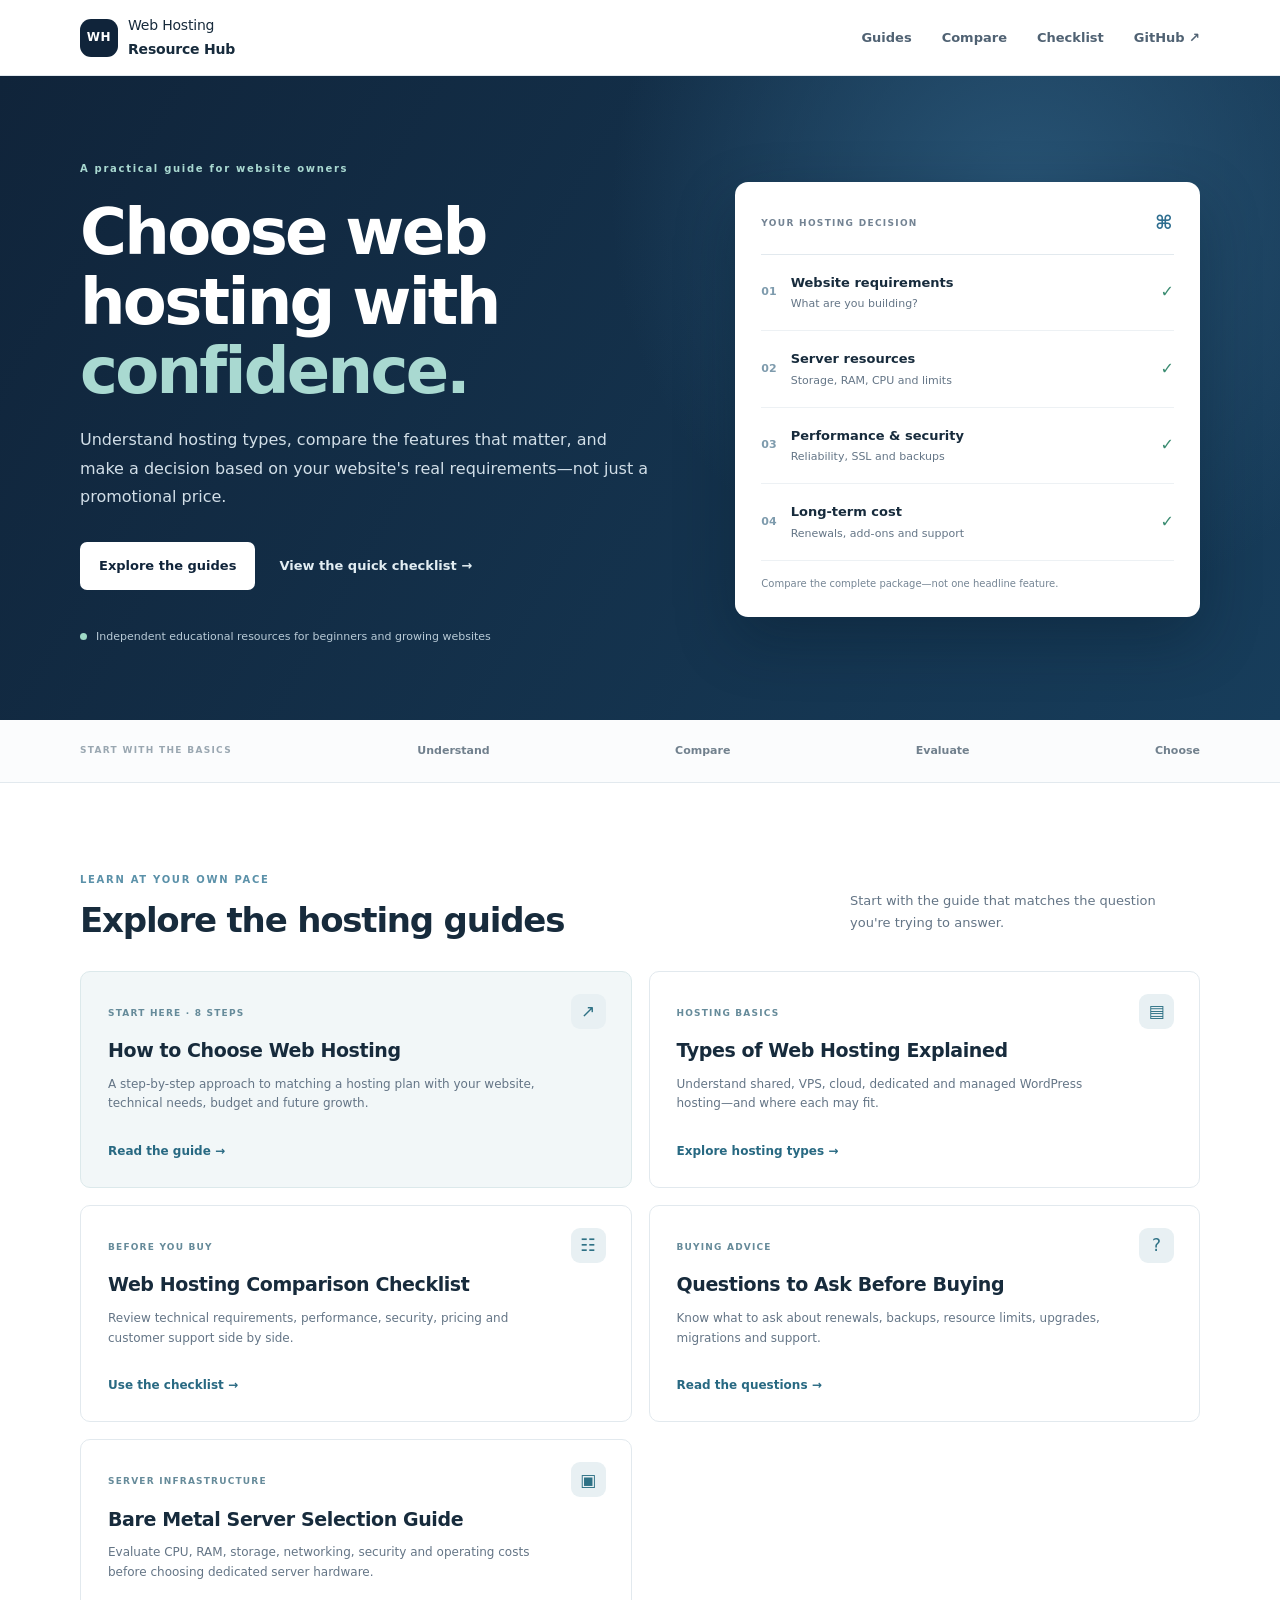
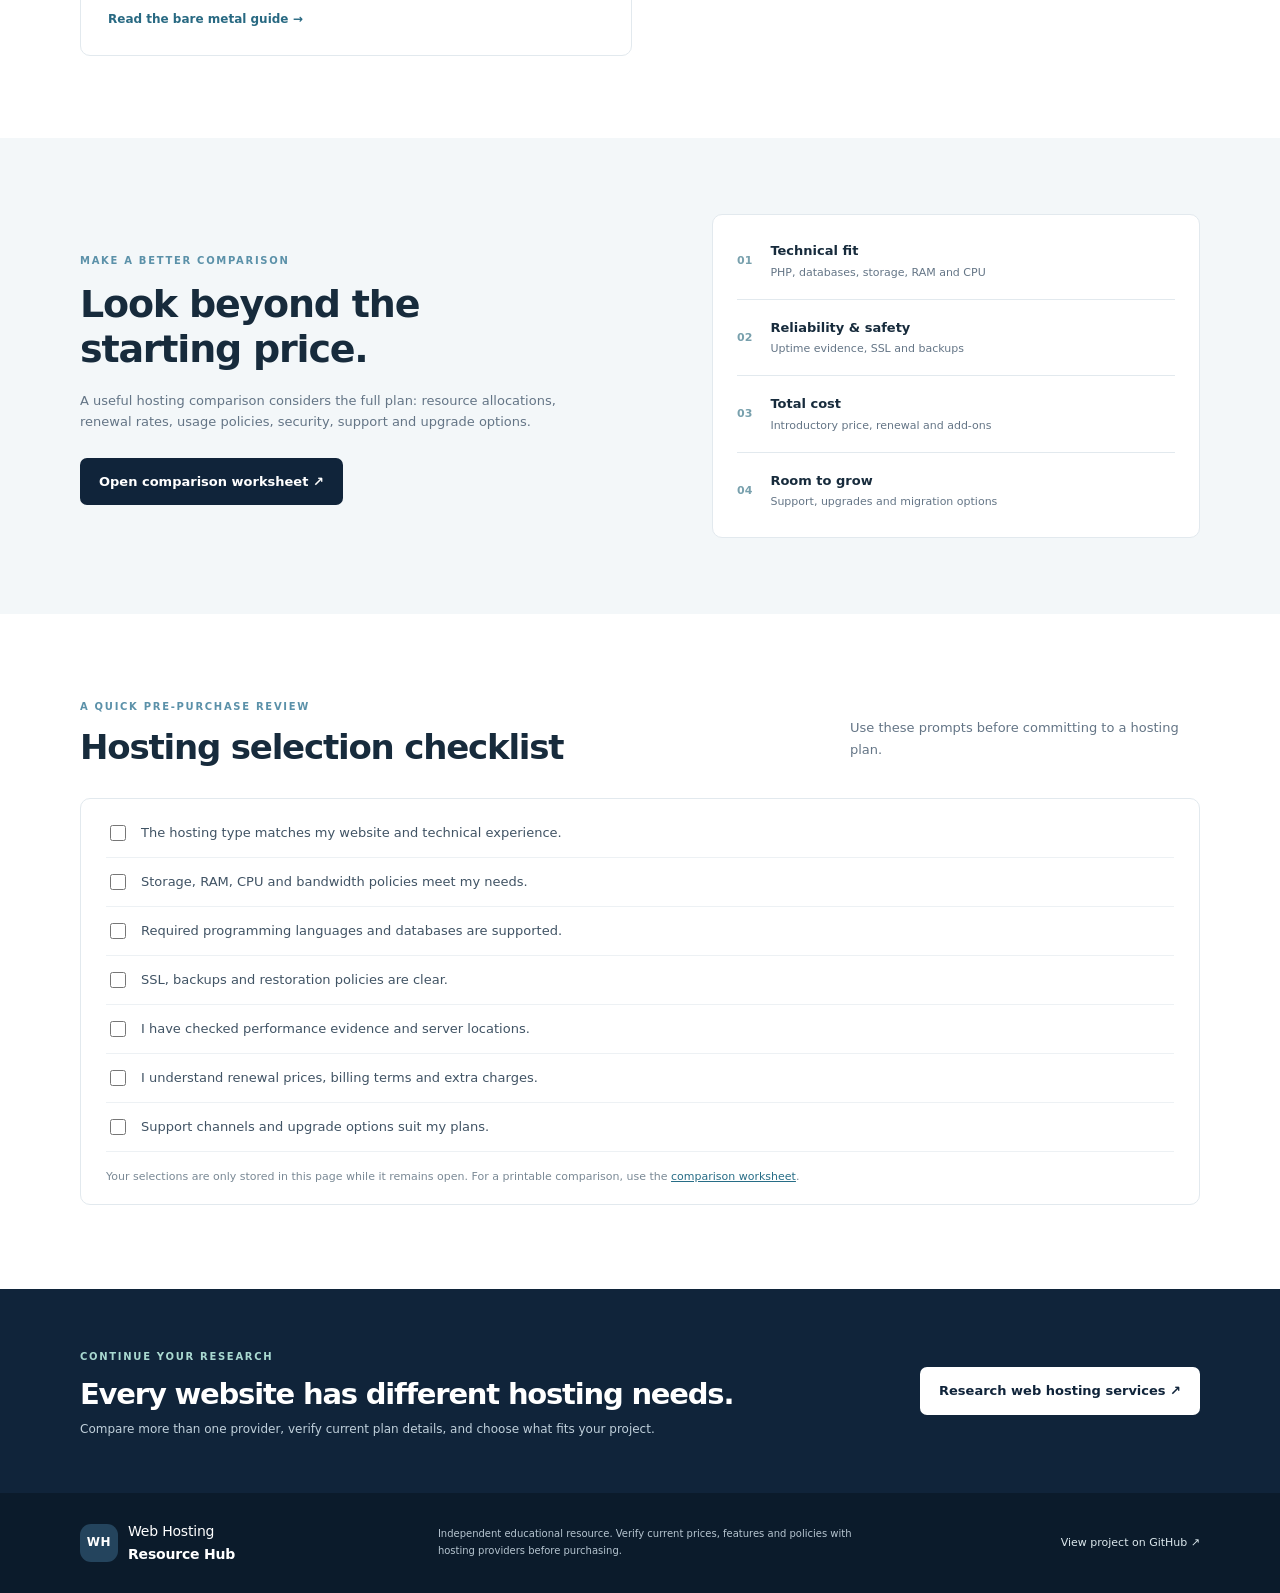
<file: index.html>
<!doctype html>
<html lang="en">
<head>
  <meta charset="utf-8">
  <meta name="viewport" content="width=device-width, initial-scale=1">
  <meta name="google-site-verification" content="V7B2HMB1gn7G85zPTUALnIMY6RIwV-0zzg4M3Qhr9hE" />
  <meta name="google-site-verification" content="_uSGyd1zgH-Kg2buAL2V59UuYZTQVMegFwfJ940aBN8" />
  <meta name="google-site-verification" content="_uSGyd1zgH-Kg2buAL2V59UuYZTQVMegFwfJ940aBN8" />
  <meta name="description" content="Practical beginner-friendly guides and checklists to understand web hosting, compare providers, and choose a hosting plan for your website.">
  <meta name="theme-color" content="#10243a">
  <title>Web Hosting Resource Hub | Choose the Right Hosting</title>
  <link rel="stylesheet" href="styles.css">
</head>
<body>
  <header class="site-header">
    <div class="container nav-wrap">
      <a class="brand" href="index.html"><span class="brand-mark">WH</span><span>Web Hosting <strong>Resource Hub</strong></span></a>
      <nav aria-label="Main navigation">
        <a href="#guides">Guides</a>
        <a href="#compare">Compare</a>
        <a href="#checklist">Checklist</a>
        <a href="https://github.com/bestfreewebhosting/choosing-the-right-web-hosting-resource" target="_blank" rel="noopener">GitHub ↗</a>
      </nav>
    </div>
  </header>

  <main>
    <section class="hero">
      <div class="container hero-grid">
        <div class="hero-copy">
          <span class="eyebrow">A practical guide for website owners</span>
          <h1>Choose web hosting with <span>confidence.</span></h1>
          <p class="hero-lead">Understand hosting types, compare the features that matter, and make a decision based on your website's real requirements—not just a promotional price.</p>
          <div class="hero-actions">
            <a class="button button-light" href="#guides">Explore the guides</a>
            <a class="text-link light-link" href="#checklist">View the quick checklist →</a>
          </div>
          <div class="hero-note"><span class="dot"></span> Independent educational resources for beginners and growing websites</div>
        </div>
        <div class="hero-panel" aria-label="Hosting selection factors">
          <div class="panel-top"><span>YOUR HOSTING DECISION</span><span class="panel-icon">⌘</span></div>
          <div class="panel-item"><span class="panel-number">01</span><div><strong>Website requirements</strong><small>What are you building?</small></div><span class="check">✓</span></div>
          <div class="panel-item"><span class="panel-number">02</span><div><strong>Server resources</strong><small>Storage, RAM, CPU and limits</small></div><span class="check">✓</span></div>
          <div class="panel-item"><span class="panel-number">03</span><div><strong>Performance & security</strong><small>Reliability, SSL and backups</small></div><span class="check">✓</span></div>
          <div class="panel-item"><span class="panel-number">04</span><div><strong>Long-term cost</strong><small>Renewals, add-ons and support</small></div><span class="check">✓</span></div>
          <div class="panel-foot">Compare the complete package—not one headline feature.</div>
        </div>
      </div>
    </section>

    <section class="trust-strip">
      <div class="container strip-grid"><span>START WITH THE BASICS</span><span>Understand</span><span>Compare</span><span>Evaluate</span><span>Choose</span></div>
    </section>

    <section class="section container" id="guides">
      <div class="section-heading"><div><span class="eyebrow">LEARN AT YOUR OWN PACE</span><h2>Explore the hosting guides</h2></div><p>Start with the guide that matches the question you're trying to answer.</p></div>
      <div class="cards">
        <a class="resource-card featured-card" href="guides/how-to-choose-web-hosting.html" target="_blank" rel="noopener"><span class="card-icon">↗</span><span class="card-tag">START HERE · 8 STEPS</span><h3>How to Choose Web Hosting</h3><p>A step-by-step approach to matching a hosting plan with your website, technical needs, budget and future growth.</p><span class="card-link">Read the guide →</span></a>
        <a class="resource-card" href="guides/types-of-web-hosting-explained.html" target="_blank" rel="noopener"><span class="card-icon">▤</span><span class="card-tag">HOSTING BASICS</span><h3>Types of Web Hosting Explained</h3><p>Understand shared, VPS, cloud, dedicated and managed WordPress hosting—and where each may fit.</p><span class="card-link">Explore hosting types →</span></a>
        <a class="resource-card" href="guides/web-hosting-comparison-checklist.html" target="_blank" rel="noopener"><span class="card-icon">☷</span><span class="card-tag">BEFORE YOU BUY</span><h3>Web Hosting Comparison Checklist</h3><p>Review technical requirements, performance, security, pricing and customer support side by side.</p><span class="card-link">Use the checklist →</span></a>
        <a class="resource-card" href="guides/questions-to-ask-before-buying-hosting.html" target="_blank" rel="noopener"><span class="card-icon">?</span><span class="card-tag">BUYING ADVICE</span><h3>Questions to Ask Before Buying</h3><p>Know what to ask about renewals, backups, resource limits, upgrades, migrations and support.</p><span class="card-link">Read the questions →</span></a>
        <a class="resource-card" href="bare-metal-server-selection-guide/" target="_blank" rel="noopener"><span class="card-icon">▣</span><span class="card-tag">SERVER INFRASTRUCTURE</span><h3>Bare Metal Server Selection Guide</h3><p>Evaluate CPU, RAM, storage, networking, security and operating costs before choosing dedicated server hardware.</p><span class="card-link">Read the bare metal guide →</span></a>
      </div>
    </section>

    <section class="compare-section" id="compare">
      <div class="container compare-grid">
        <div><span class="eyebrow">MAKE A BETTER COMPARISON</span><h2>Look beyond the starting price.</h2><p>A useful hosting comparison considers the full plan: resource allocations, renewal rates, usage policies, security, support and upgrade options.</p><a class="button button-dark" href="web-hosting-comparison-worksheet.html" target="_blank" rel="noopener">Open comparison worksheet ↗</a></div>
        <div class="compare-list"><div><b>01</b><span><strong>Technical fit</strong><small>PHP, databases, storage, RAM and CPU</small></span></div><div><b>02</b><span><strong>Reliability & safety</strong><small>Uptime evidence, SSL and backups</small></span></div><div><b>03</b><span><strong>Total cost</strong><small>Introductory price, renewal and add-ons</small></span></div><div><b>04</b><span><strong>Room to grow</strong><small>Support, upgrades and migration options</small></span></div></div>
      </div>
    </section>

    <section class="section container checklist-section" id="checklist">
      <div class="section-heading"><div><span class="eyebrow">A QUICK PRE-PURCHASE REVIEW</span><h2>Hosting selection checklist</h2></div><p>Use these prompts before committing to a hosting plan.</p></div>
      <div class="checklist-box">
        <label><input type="checkbox"> The hosting type matches my website and technical experience.</label>
        <label><input type="checkbox"> Storage, RAM, CPU and bandwidth policies meet my needs.</label>
        <label><input type="checkbox"> Required programming languages and databases are supported.</label>
        <label><input type="checkbox"> SSL, backups and restoration policies are clear.</label>
        <label><input type="checkbox"> I have checked performance evidence and server locations.</label>
        <label><input type="checkbox"> I understand renewal prices, billing terms and extra charges.</label>
        <label><input type="checkbox"> Support channels and upgrade options suit my plans.</label>
        <p class="checklist-note">Your selections are only stored in this page while it remains open. For a printable comparison, use the <a href="web-hosting-comparison-worksheet.html" target="_blank" rel="noopener">comparison worksheet</a>.</p>
      </div>
    </section>

    <section class="closing-cta"><div class="container closing-inner"><div><span class="eyebrow">CONTINUE YOUR RESEARCH</span><h2>Every website has different hosting needs.</h2><p>Compare more than one provider, verify current plan details, and choose what fits your project.</p></div><a class="button button-light" href="https://googiehost.com/blog/best-web-hosting-services/" target="_blank" rel="noopener">Research web hosting services ↗</a></div></section>
  </main>

  <footer><div class="container footer-inner"><a class="brand footer-brand" href="index.html"><span class="brand-mark">WH</span><span>Web Hosting <strong>Resource Hub</strong></span></a><p>Independent educational resource. Verify current prices, features and policies with hosting providers before purchasing.</p><a href="https://github.com/bestfreewebhosting/choosing-the-right-web-hosting-resource" target="_blank" rel="noopener">View project on GitHub ↗</a></div></footer>
</body>
</html>
</file>
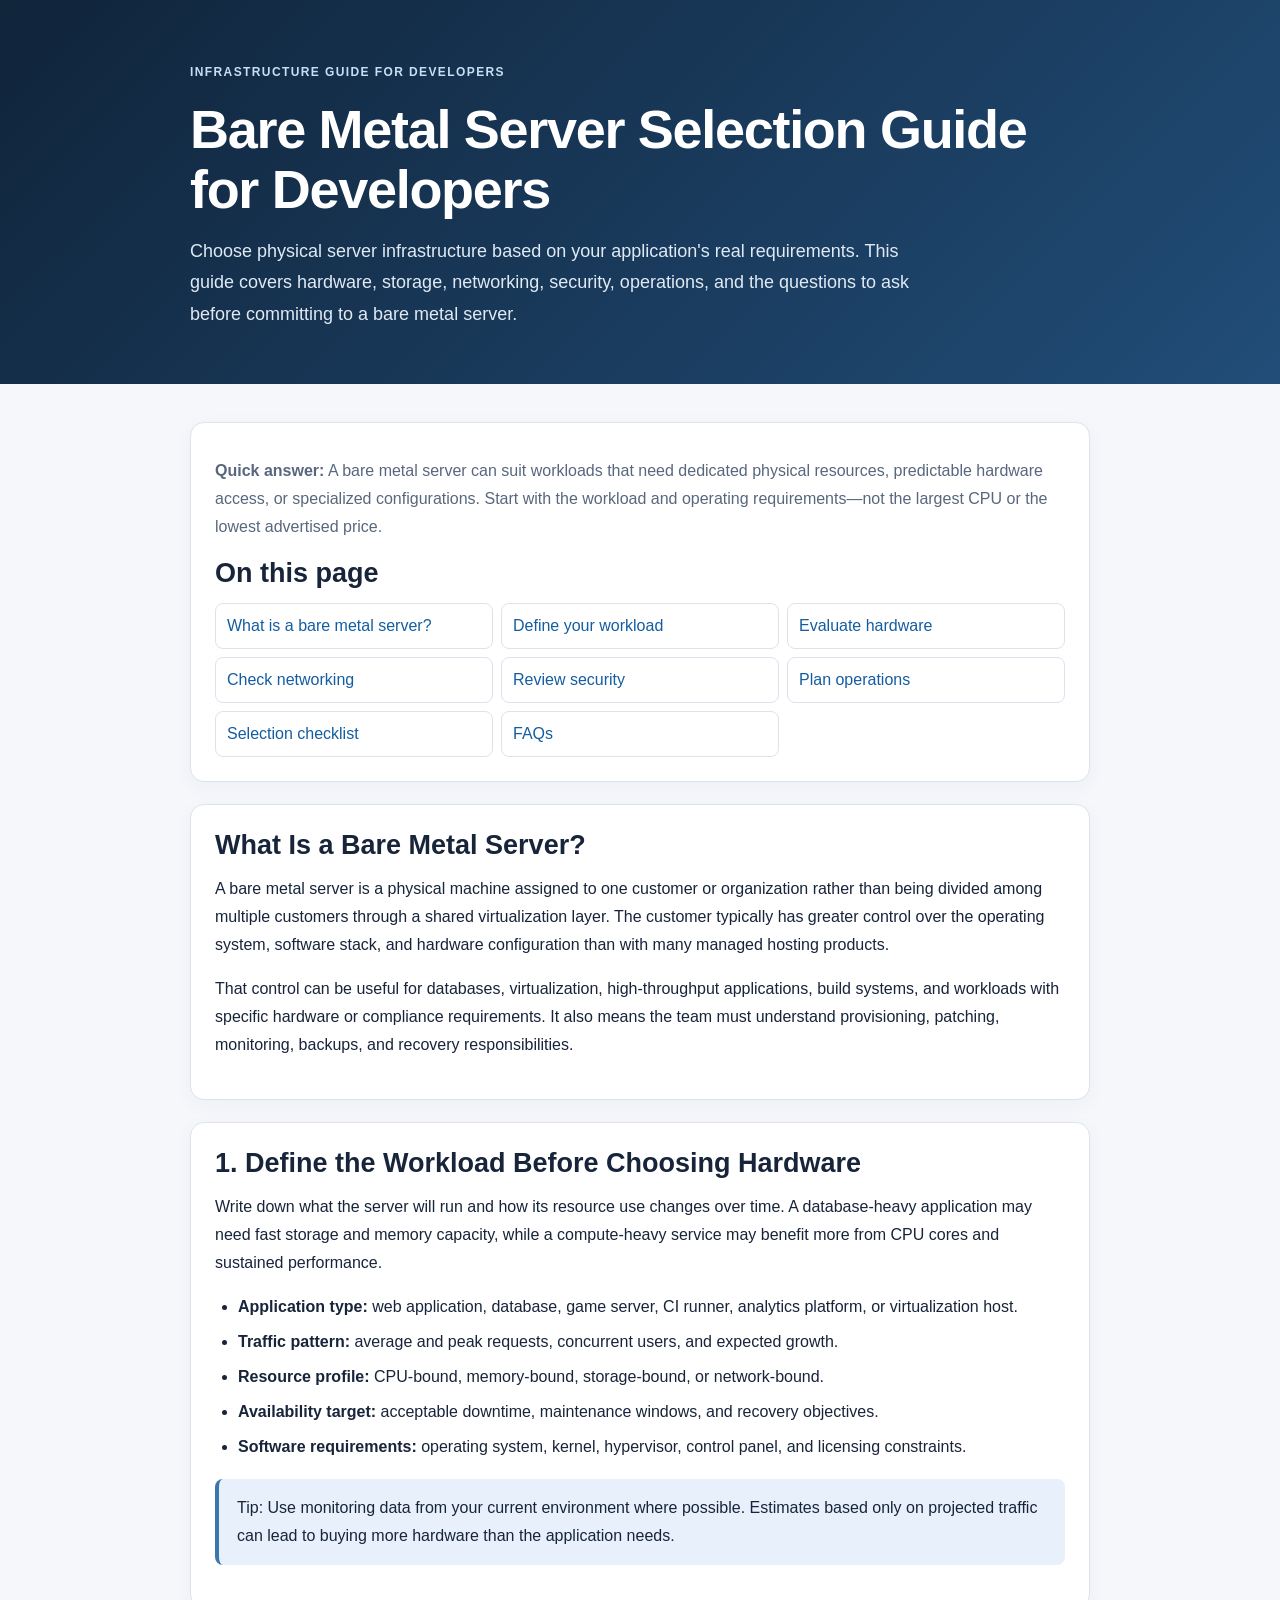
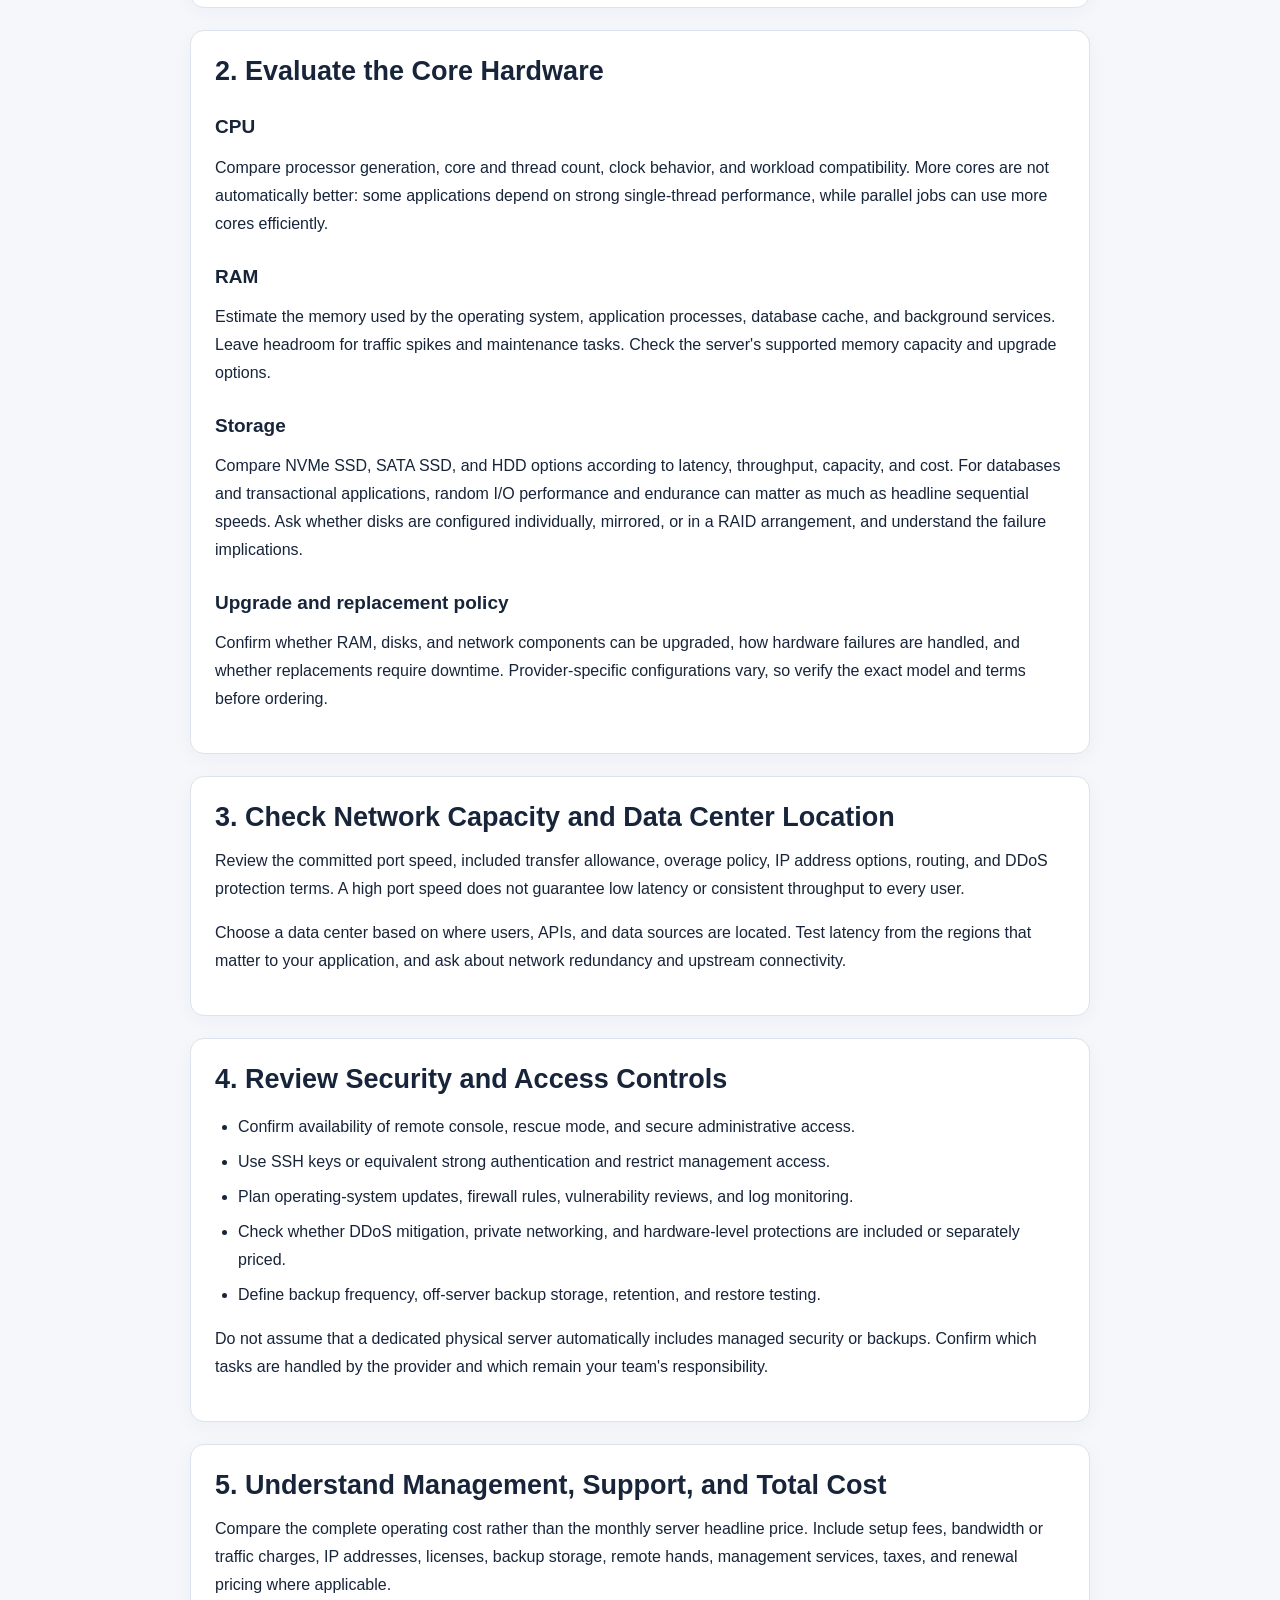
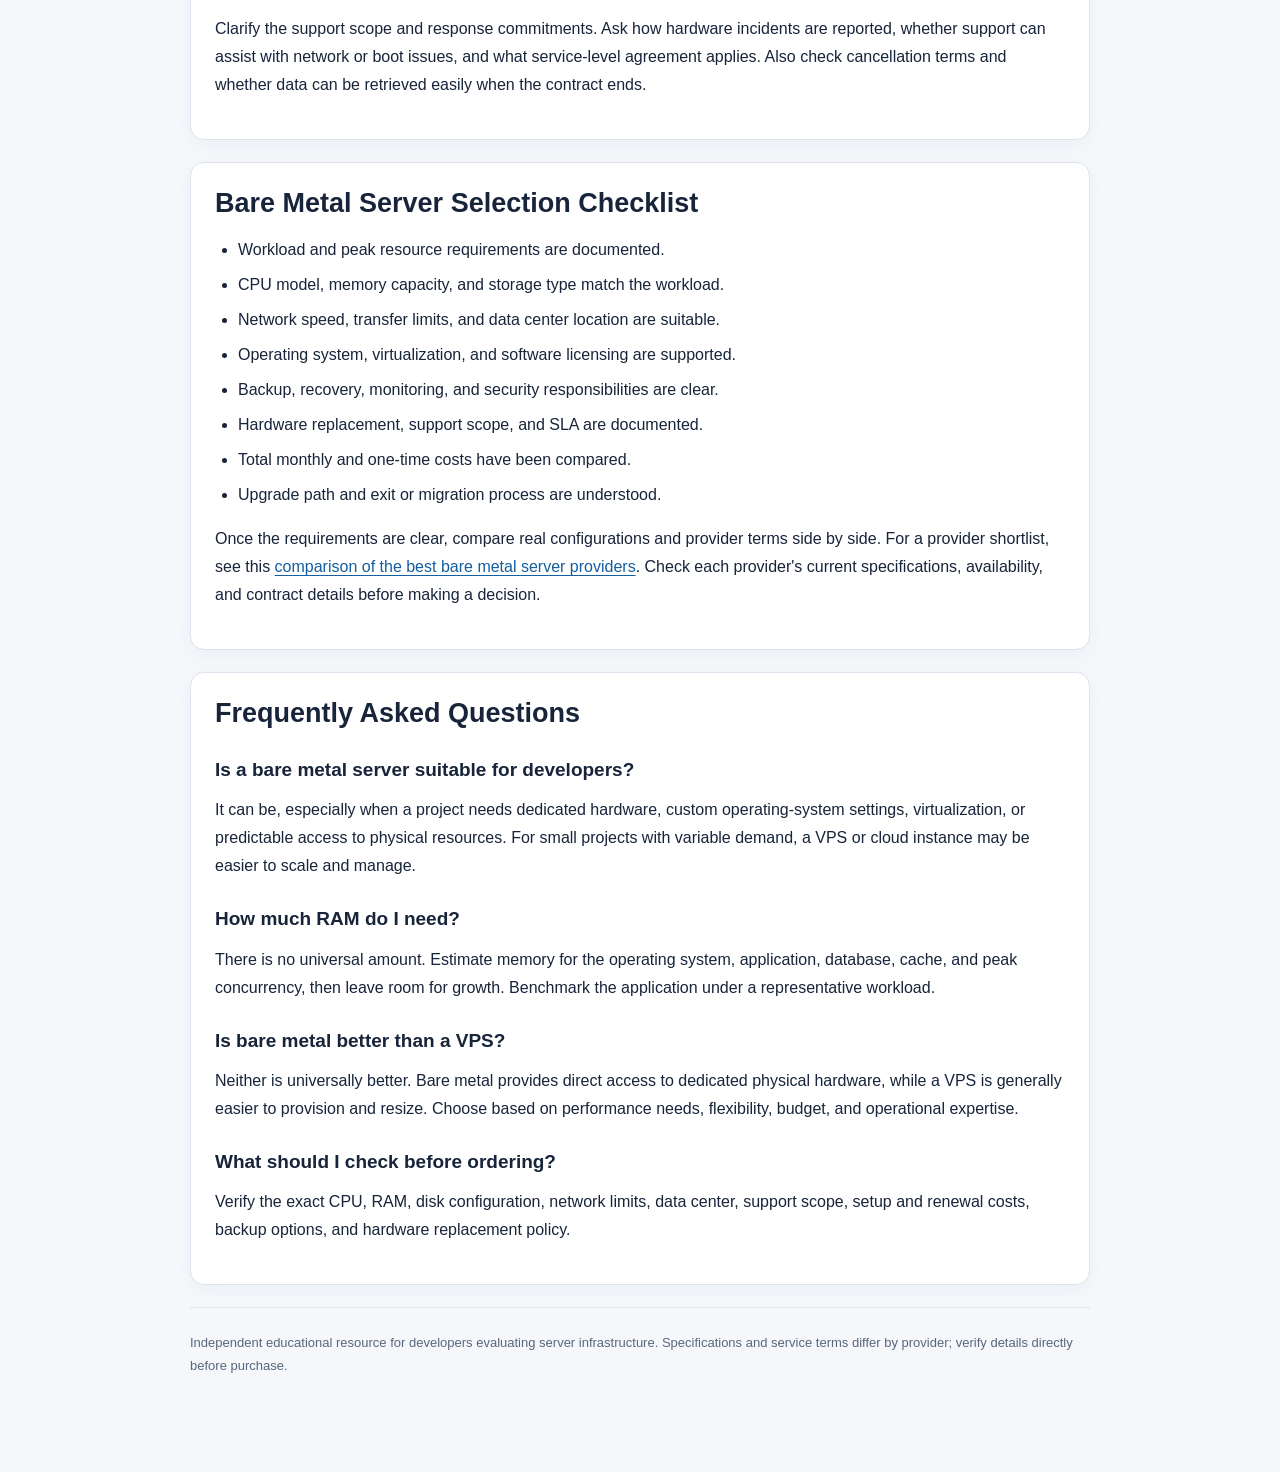
<file: bare-metal-server-selection-guide/index.html>
<!doctype html>
<html lang="en">
<head>
  <meta charset="utf-8">
  <meta name="viewport" content="width=device-width, initial-scale=1">
  <meta name="description" content="A practical developer guide to selecting a bare metal server, from CPU and memory to storage, networking, security, and workload fit.">
  <meta name="theme-color" content="#10243a">
  <title>Bare Metal Server Selection Guide for Developers</title>
  <style>
    :root{--ink:#17243a;--muted:#58677d;--line:#dce3ec;--bg:#f5f7fb;--brand:#173c66;--accent:#e8f1fb}
    *{box-sizing:border-box}html{scroll-behavior:smooth}body{margin:0;background:var(--bg);color:var(--ink);font:16px/1.75 Arial,Helvetica,sans-serif}
    a{color:#145da0;text-underline-offset:3px}.wrap{width:min(900px,calc(100% - 36px));margin:auto}
    header{background:linear-gradient(135deg,#10243a,#214d78);color:#fff;padding:62px 0 54px}
    .eyebrow{font-size:12px;font-weight:700;letter-spacing:1.4px;text-transform:uppercase;color:#c8def4}
    h1{font-size:clamp(34px,6vw,54px);line-height:1.12;letter-spacing:-1.3px;margin:16px 0}
    header p{max-width:720px;color:#e0eaf5;font-size:18px;margin:0}
    main{padding:38px 0 70px}.panel{background:#fff;border:1px solid var(--line);border-radius:14px;padding:24px;margin:0 0 22px;box-shadow:0 5px 20px rgba(20,45,75,.04)}
    h2{font-size:27px;line-height:1.25;margin:0 0 12px}h3{font-size:19px;margin:22px 0 7px}
    p{margin:10px 0 16px}.muted,.note{color:var(--muted)}.toc{display:grid;grid-template-columns:repeat(auto-fit,minmax(220px,1fr));gap:8px}
    .toc a{display:block;padding:8px 11px;border:1px solid var(--line);border-radius:8px;text-decoration:none}
    table{width:100%;border-collapse:collapse;margin:16px 0;font-size:14px}th,td{text-align:left;padding:11px;border:1px solid var(--line);vertical-align:top}th{background:#edf3f9}
    ul,ol{padding-left:23px}li{margin:7px 0}.callout{background:var(--accent);border-left:4px solid #3976ae;padding:15px 18px;border-radius:8px;margin:18px 0}
    footer{border-top:1px solid var(--line);padding:24px 0;color:var(--muted);font-size:13px}
    @media(max-width:600px){.panel{padding:18px}table{display:block;overflow-x:auto;white-space:normal}}
  </style>
</head>
<body>
<header>
  <div class="wrap">
    <div class="eyebrow">Infrastructure guide for developers</div>
    <h1>Bare Metal Server Selection Guide for Developers</h1>
    <p>Choose physical server infrastructure based on your application's real requirements. This guide covers hardware, storage, networking, security, operations, and the questions to ask before committing to a bare metal server.</p>
  </div>
</header>
<main class="wrap">
  <section class="panel">
    <p class="muted"><strong>Quick answer:</strong> A bare metal server can suit workloads that need dedicated physical resources, predictable hardware access, or specialized configurations. Start with the workload and operating requirements—not the largest CPU or the lowest advertised price.</p>
    <h2>On this page</h2>
    <nav class="toc" aria-label="Table of contents">
      <a href="#bare-metal">What is a bare metal server?</a>
      <a href="#workload">Define your workload</a>
      <a href="#hardware">Evaluate hardware</a>
      <a href="#network">Check networking</a>
      <a href="#security">Review security</a>
      <a href="#operations">Plan operations</a>
      <a href="#checklist">Selection checklist</a>
      <a href="#faq">FAQs</a>
    </nav>
  </section>

  <section class="panel" id="bare-metal">
    <h2>What Is a Bare Metal Server?</h2>
    <p>A bare metal server is a physical machine assigned to one customer or organization rather than being divided among multiple customers through a shared virtualization layer. The customer typically has greater control over the operating system, software stack, and hardware configuration than with many managed hosting products.</p>
    <p>That control can be useful for databases, virtualization, high-throughput applications, build systems, and workloads with specific hardware or compliance requirements. It also means the team must understand provisioning, patching, monitoring, backups, and recovery responsibilities.</p>
  </section>

  <section class="panel" id="workload">
    <h2>1. Define the Workload Before Choosing Hardware</h2>
    <p>Write down what the server will run and how its resource use changes over time. A database-heavy application may need fast storage and memory capacity, while a compute-heavy service may benefit more from CPU cores and sustained performance.</p>
    <ul>
      <li><strong>Application type:</strong> web application, database, game server, CI runner, analytics platform, or virtualization host.</li>
      <li><strong>Traffic pattern:</strong> average and peak requests, concurrent users, and expected growth.</li>
      <li><strong>Resource profile:</strong> CPU-bound, memory-bound, storage-bound, or network-bound.</li>
      <li><strong>Availability target:</strong> acceptable downtime, maintenance windows, and recovery objectives.</li>
      <li><strong>Software requirements:</strong> operating system, kernel, hypervisor, control panel, and licensing constraints.</li>
    </ul>
    <div class="callout">Tip: Use monitoring data from your current environment where possible. Estimates based only on projected traffic can lead to buying more hardware than the application needs.</div>
  </section>

  <section class="panel" id="hardware">
    <h2>2. Evaluate the Core Hardware</h2>
    <h3>CPU</h3>
    <p>Compare processor generation, core and thread count, clock behavior, and workload compatibility. More cores are not automatically better: some applications depend on strong single-thread performance, while parallel jobs can use more cores efficiently.</p>
    <h3>RAM</h3>
    <p>Estimate the memory used by the operating system, application processes, database cache, and background services. Leave headroom for traffic spikes and maintenance tasks. Check the server's supported memory capacity and upgrade options.</p>
    <h3>Storage</h3>
    <p>Compare NVMe SSD, SATA SSD, and HDD options according to latency, throughput, capacity, and cost. For databases and transactional applications, random I/O performance and endurance can matter as much as headline sequential speeds. Ask whether disks are configured individually, mirrored, or in a RAID arrangement, and understand the failure implications.</p>
    <h3>Upgrade and replacement policy</h3>
    <p>Confirm whether RAM, disks, and network components can be upgraded, how hardware failures are handled, and whether replacements require downtime. Provider-specific configurations vary, so verify the exact model and terms before ordering.</p>
  </section>

  <section class="panel" id="network">
    <h2>3. Check Network Capacity and Data Center Location</h2>
    <p>Review the committed port speed, included transfer allowance, overage policy, IP address options, routing, and DDoS protection terms. A high port speed does not guarantee low latency or consistent throughput to every user.</p>
    <p>Choose a data center based on where users, APIs, and data sources are located. Test latency from the regions that matter to your application, and ask about network redundancy and upstream connectivity.</p>
  </section>

  <section class="panel" id="security">
    <h2>4. Review Security and Access Controls</h2>
    <ul>
      <li>Confirm availability of remote console, rescue mode, and secure administrative access.</li>
      <li>Use SSH keys or equivalent strong authentication and restrict management access.</li>
      <li>Plan operating-system updates, firewall rules, vulnerability reviews, and log monitoring.</li>
      <li>Check whether DDoS mitigation, private networking, and hardware-level protections are included or separately priced.</li>
      <li>Define backup frequency, off-server backup storage, retention, and restore testing.</li>
    </ul>
    <p>Do not assume that a dedicated physical server automatically includes managed security or backups. Confirm which tasks are handled by the provider and which remain your team's responsibility.</p>
  </section>

  <section class="panel" id="operations">
    <h2>5. Understand Management, Support, and Total Cost</h2>
    <p>Compare the complete operating cost rather than the monthly server headline price. Include setup fees, bandwidth or traffic charges, IP addresses, licenses, backup storage, remote hands, management services, taxes, and renewal pricing where applicable.</p>
    <p>Clarify the support scope and response commitments. Ask how hardware incidents are reported, whether support can assist with network or boot issues, and what service-level agreement applies. Also check cancellation terms and whether data can be retrieved easily when the contract ends.</p>
  </section>

  <section class="panel" id="checklist">
    <h2>Bare Metal Server Selection Checklist</h2>
    <ul>
      <li>Workload and peak resource requirements are documented.</li>
      <li>CPU model, memory capacity, and storage type match the workload.</li>
      <li>Network speed, transfer limits, and data center location are suitable.</li>
      <li>Operating system, virtualization, and software licensing are supported.</li>
      <li>Backup, recovery, monitoring, and security responsibilities are clear.</li>
      <li>Hardware replacement, support scope, and SLA are documented.</li>
      <li>Total monthly and one-time costs have been compared.</li>
      <li>Upgrade path and exit or migration process are understood.</li>
    </ul>
    <p>Once the requirements are clear, compare real configurations and provider terms side by side. For a provider shortlist, see this <a href="https://googiehost.com/blog/best-bare-metal-servers/">comparison of the best bare metal server providers</a>. Check each provider's current specifications, availability, and contract details before making a decision.</p>
  </section>

  <section class="panel" id="faq">
    <h2>Frequently Asked Questions</h2>
    <h3>Is a bare metal server suitable for developers?</h3>
    <p>It can be, especially when a project needs dedicated hardware, custom operating-system settings, virtualization, or predictable access to physical resources. For small projects with variable demand, a VPS or cloud instance may be easier to scale and manage.</p>
    <h3>How much RAM do I need?</h3>
    <p>There is no universal amount. Estimate memory for the operating system, application, database, cache, and peak concurrency, then leave room for growth. Benchmark the application under a representative workload.</p>
    <h3>Is bare metal better than a VPS?</h3>
    <p>Neither is universally better. Bare metal provides direct access to dedicated physical hardware, while a VPS is generally easier to provision and resize. Choose based on performance needs, flexibility, budget, and operational expertise.</p>
    <h3>What should I check before ordering?</h3>
    <p>Verify the exact CPU, RAM, disk configuration, network limits, data center, support scope, setup and renewal costs, backup options, and hardware replacement policy.</p>
  </section>
  <footer>
    <div>Independent educational resource for developers evaluating server infrastructure. Specifications and service terms differ by provider; verify details directly before purchase.</div>
  </footer>
</main>
</body>
</html>
</file>
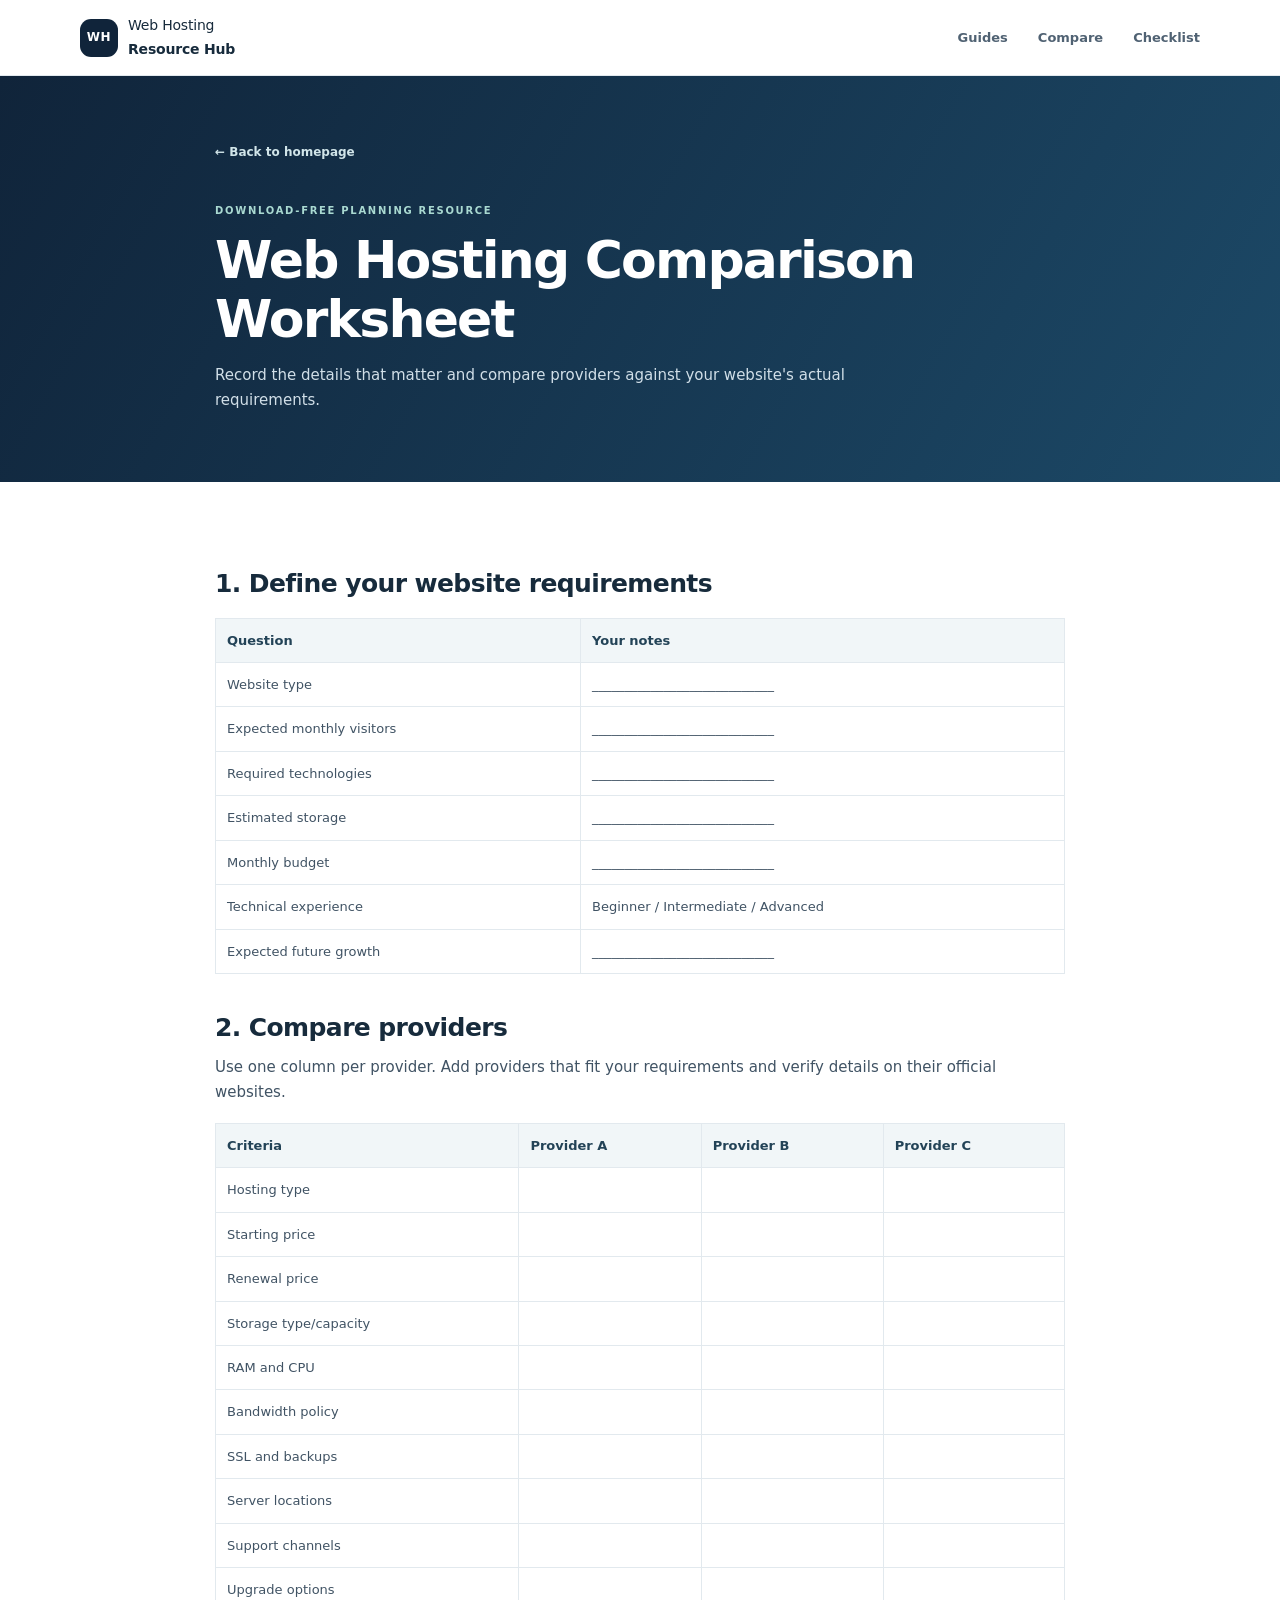
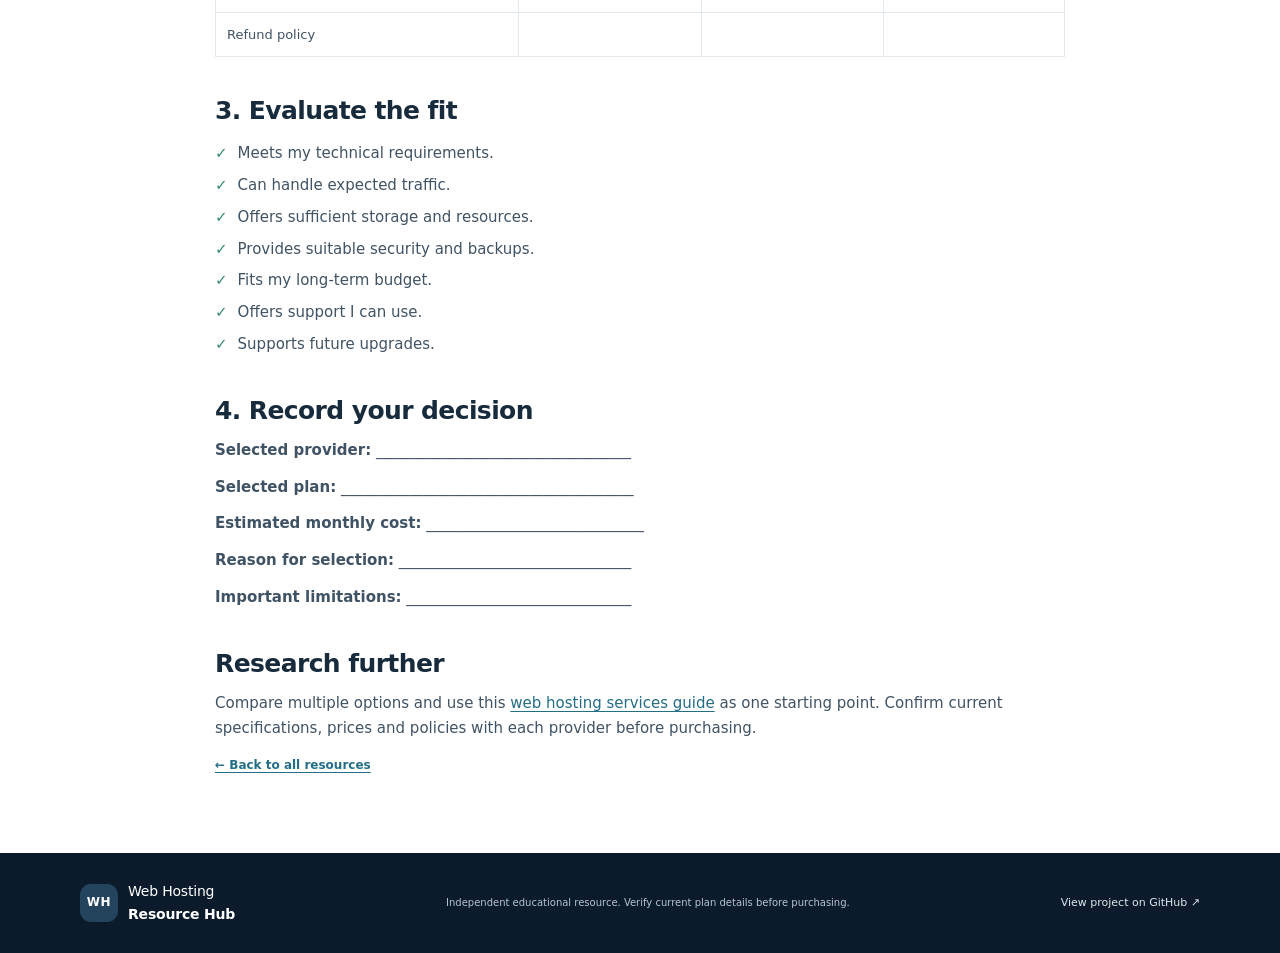
<file: web-hosting-comparison-worksheet.html>
<!doctype html><html lang="en"><head><meta charset="utf-8"><meta name="viewport" content="width=device-width,initial-scale=1"><meta name="description" content="A practical worksheet for comparing web hosting providers, plan features, pricing and support."><title>Web Hosting Comparison Worksheet | Web Hosting Resource Hub</title><link rel="stylesheet" href="styles.css"></head><body><header class="site-header"><div class="container nav-wrap"><a class="brand" href="index.html"><span class="brand-mark">WH</span><span>Web Hosting <strong>Resource Hub</strong></span></a><nav><a href="index.html#guides">Guides</a><a href="index.html#compare">Compare</a><a href="index.html#checklist">Checklist</a></nav></div></header><main><section class="article-hero"><div class="container"><a class="back-link" href="index.html#compare">← Back to homepage</a><span class="eyebrow">DOWNLOAD-FREE PLANNING RESOURCE</span><h1>Web Hosting Comparison Worksheet</h1><p>Record the details that matter and compare providers against your website's actual requirements.</p></div></section><article class="container article-content"><h2>1. Define your website requirements</h2><table><tr><th>Question</th><th>Your notes</th></tr><tr><td>Website type</td><td>____________________________</td></tr><tr><td>Expected monthly visitors</td><td>____________________________</td></tr><tr><td>Required technologies</td><td>____________________________</td></tr><tr><td>Estimated storage</td><td>____________________________</td></tr><tr><td>Monthly budget</td><td>____________________________</td></tr><tr><td>Technical experience</td><td>Beginner / Intermediate / Advanced</td></tr><tr><td>Expected future growth</td><td>____________________________</td></tr></table><h2>2. Compare providers</h2><p>Use one column per provider. Add providers that fit your requirements and verify details on their official websites.</p><table><tr><th>Criteria</th><th>Provider A</th><th>Provider B</th><th>Provider C</th></tr><tr><td>Hosting type</td><td></td><td></td><td></td></tr><tr><td>Starting price</td><td></td><td></td><td></td></tr><tr><td>Renewal price</td><td></td><td></td><td></td></tr><tr><td>Storage type/capacity</td><td></td><td></td><td></td></tr><tr><td>RAM and CPU</td><td></td><td></td><td></td></tr><tr><td>Bandwidth policy</td><td></td><td></td><td></td></tr><tr><td>SSL and backups</td><td></td><td></td><td></td></tr><tr><td>Server locations</td><td></td><td></td><td></td></tr><tr><td>Support channels</td><td></td><td></td><td></td></tr><tr><td>Upgrade options</td><td></td><td></td><td></td></tr><tr><td>Refund policy</td><td></td><td></td><td></td></tr></table><h2>3. Evaluate the fit</h2><ul class="ticks"><li>Meets my technical requirements.</li><li>Can handle expected traffic.</li><li>Offers sufficient storage and resources.</li><li>Provides suitable security and backups.</li><li>Fits my long-term budget.</li><li>Offers support I can use.</li><li>Supports future upgrades.</li></ul><h2>4. Record your decision</h2><p><b>Selected provider:</b> __________________________________</p><p><b>Selected plan:</b> _______________________________________</p><p><b>Estimated monthly cost:</b> _____________________________</p><p><b>Reason for selection:</b> _______________________________</p><p><b>Important limitations:</b> ______________________________</p><h2>Research further</h2><p>Compare multiple options and use this <a href="https://googiehost.com/blog/best-web-hosting-services/" target="_blank" rel="noopener">web hosting services guide</a> as one starting point. Confirm current specifications, prices and policies with each provider before purchasing.</p><a class="back-link" href="index.html#guides">← Back to all resources</a></article></main><footer><div class="container footer-inner"><a class="brand footer-brand" href="index.html"><span class="brand-mark">WH</span><span>Web Hosting <strong>Resource Hub</strong></span></a><p>Independent educational resource. Verify current plan details before purchasing.</p><a href="https://github.com/bestfreewebhosting/choosing-the-right-web-hosting-resource">View project on GitHub ↗</a></div></footer></body></html>
</file>
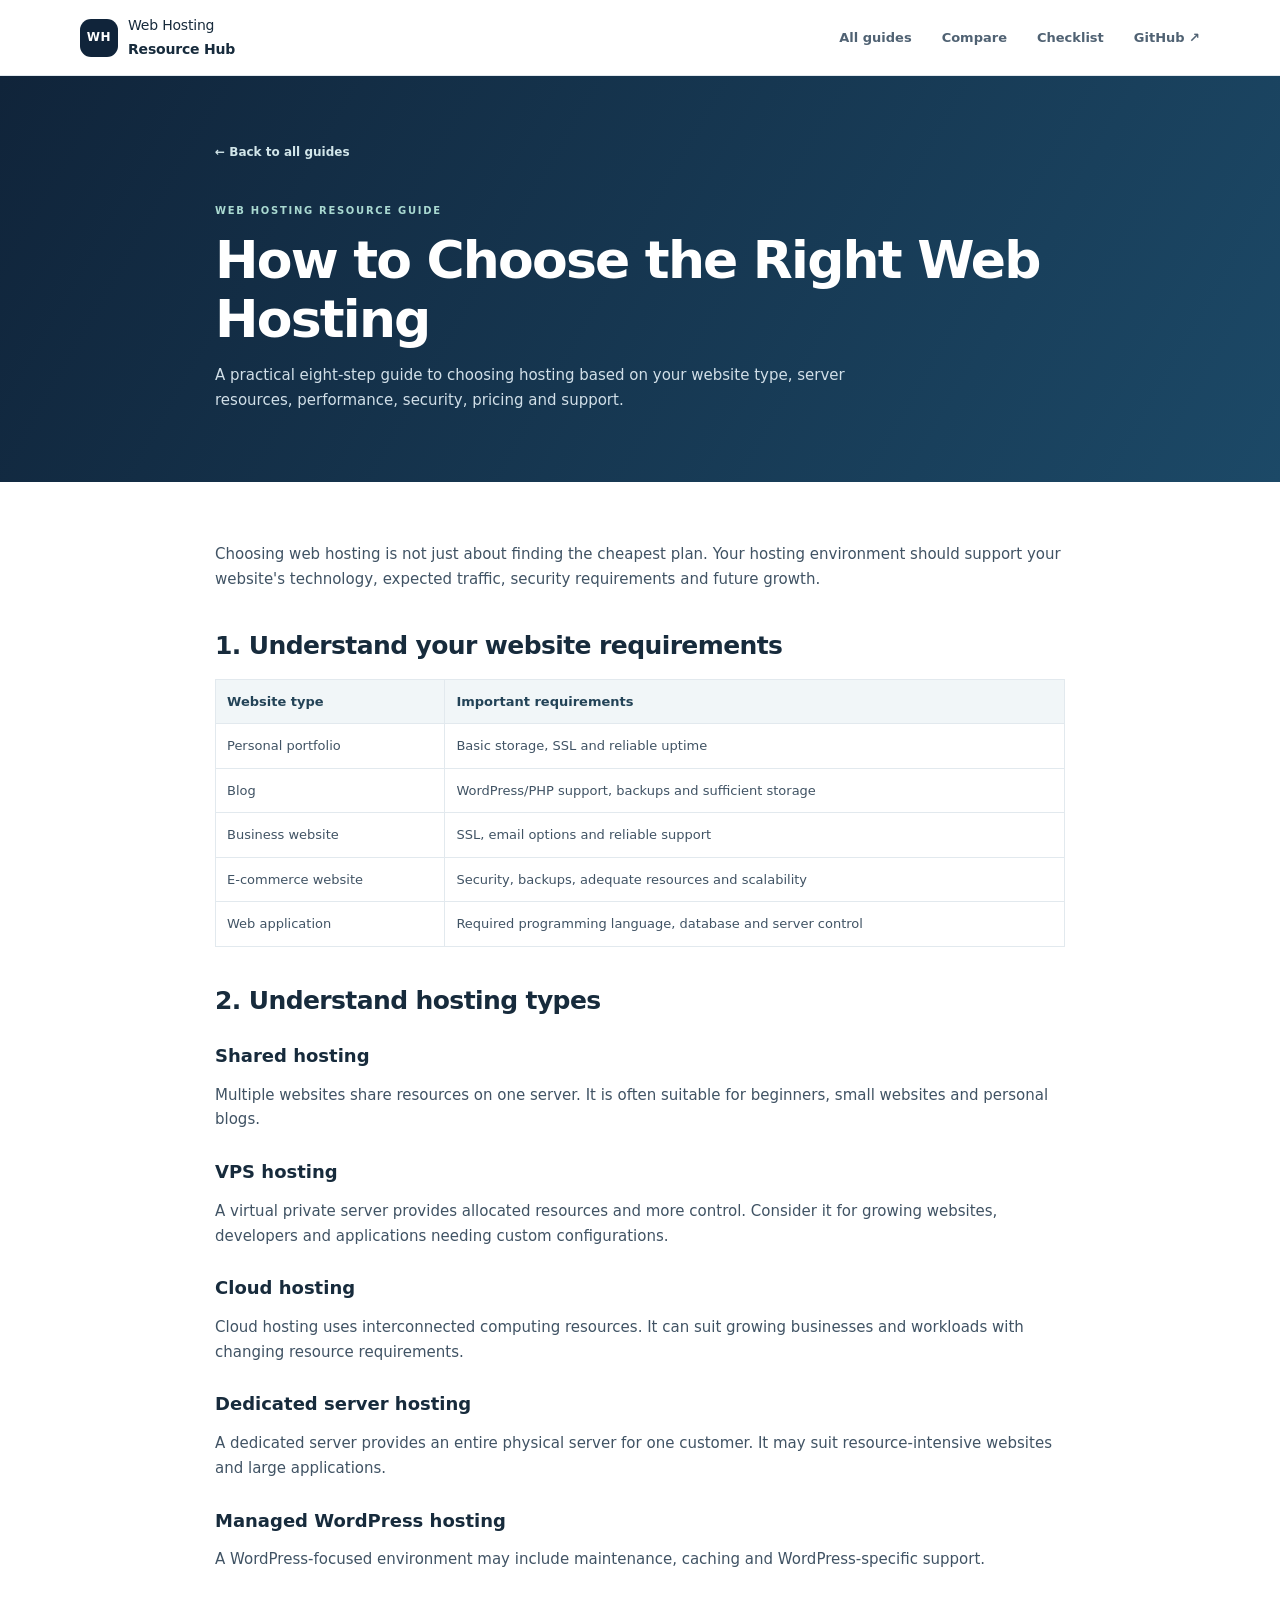
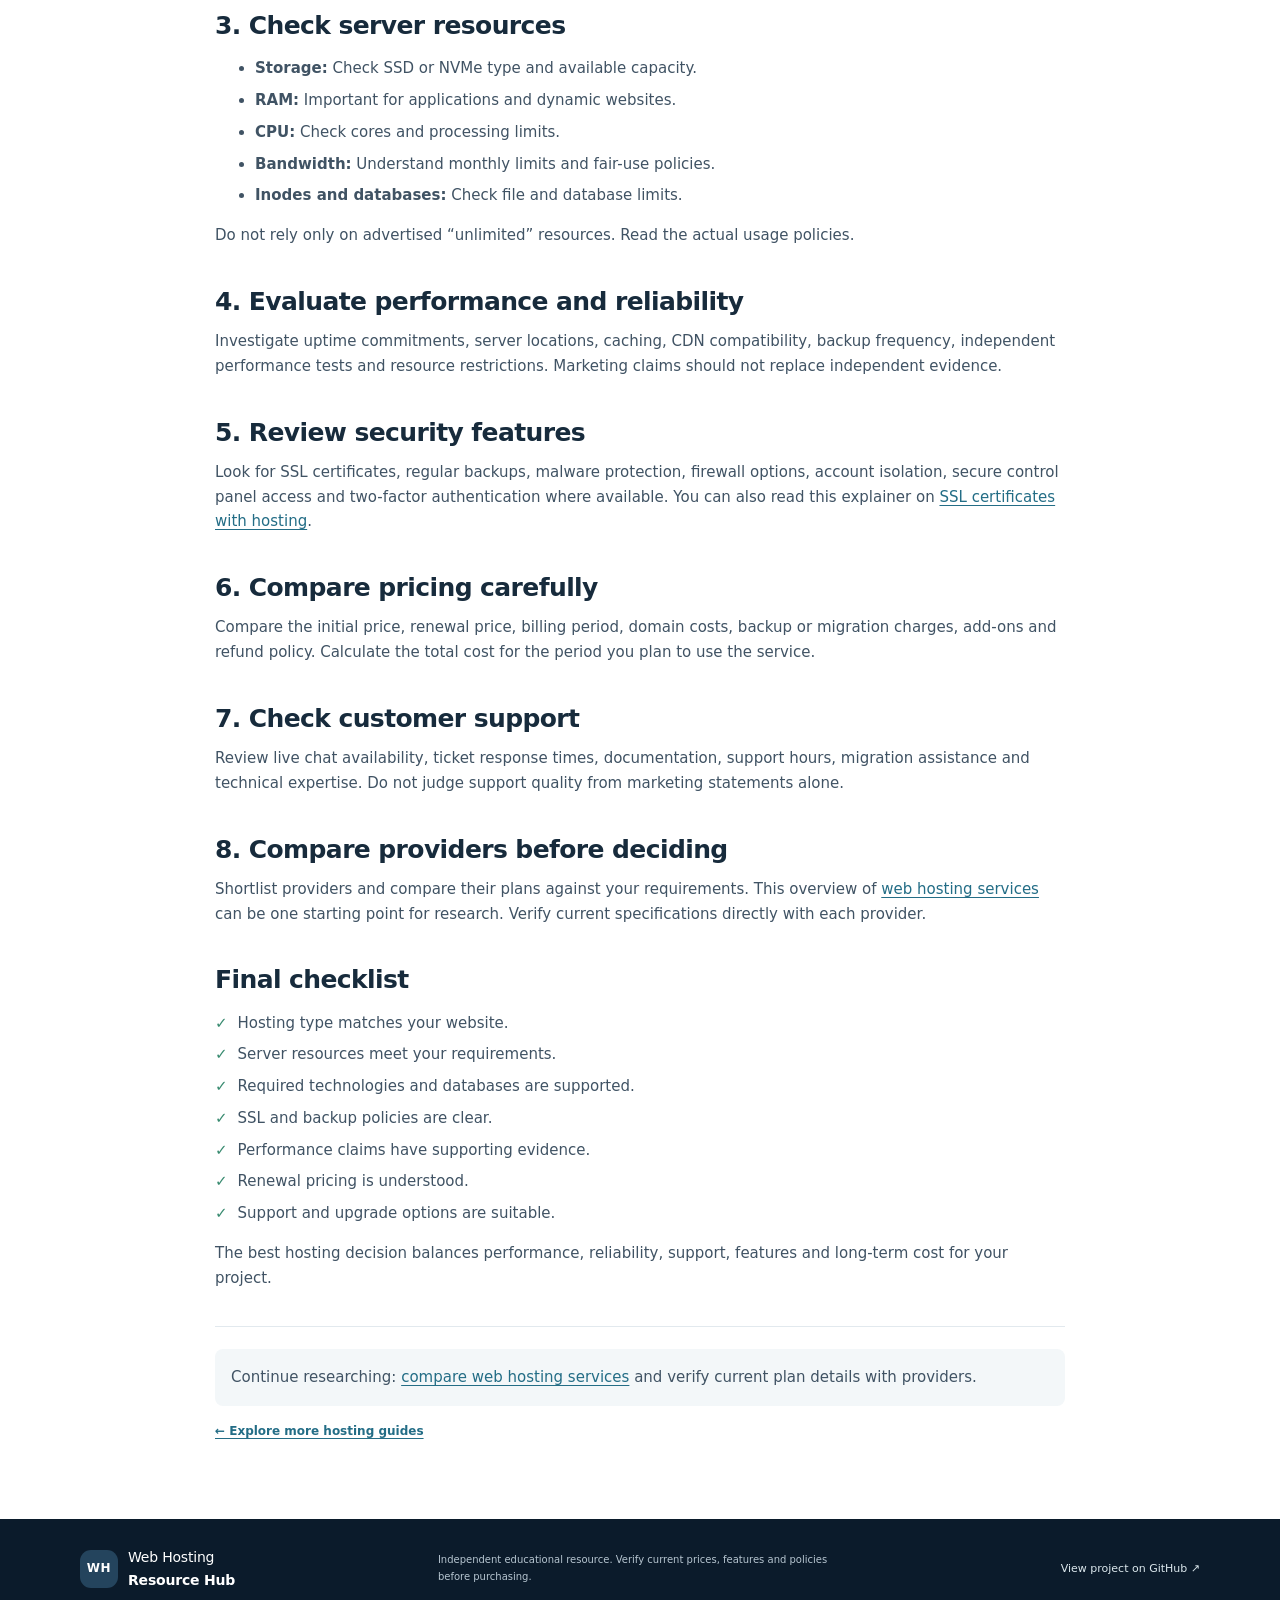
<file: guides/how-to-choose-web-hosting.html>
<!doctype html><html lang="en"><head><meta charset="utf-8"><meta name="viewport" content="width=device-width,initial-scale=1"><meta name="description" content="A practical eight-step guide to choosing hosting based on your website type, server resources, performance, security, pricing and support."><title>How to Choose the Right Web Hosting | Web Hosting Resource Hub</title><link rel="stylesheet" href="../styles.css"></head><body><header class="site-header"><div class="container nav-wrap"><a class="brand" href="../index.html"><span class="brand-mark">WH</span><span>Web Hosting <strong>Resource Hub</strong></span></a><nav aria-label="Main navigation"><a href="../index.html#guides">All guides</a><a href="../index.html#compare">Compare</a><a href="../index.html#checklist">Checklist</a><a href="https://github.com/bestfreewebhosting/choosing-the-right-web-hosting-resource" target="_blank" rel="noopener">GitHub ↗</a></nav></div></header><main><section class="article-hero"><div class="container"><a class="back-link" href="../index.html#guides">← Back to all guides</a><span class="eyebrow">WEB HOSTING RESOURCE GUIDE</span><h1>How to Choose the Right Web Hosting</h1><p>A practical eight-step guide to choosing hosting based on your website type, server resources, performance, security, pricing and support.</p></div></section><article class="container article-content"><p>Choosing web hosting is not just about finding the cheapest plan. Your hosting environment should support your website's technology, expected traffic, security requirements and future growth.</p><h2>1. Understand your website requirements</h2><table><tr><th>Website type</th><th>Important requirements</th></tr><tr><td>Personal portfolio</td><td>Basic storage, SSL and reliable uptime</td></tr><tr><td>Blog</td><td>WordPress/PHP support, backups and sufficient storage</td></tr><tr><td>Business website</td><td>SSL, email options and reliable support</td></tr><tr><td>E-commerce website</td><td>Security, backups, adequate resources and scalability</td></tr><tr><td>Web application</td><td>Required programming language, database and server control</td></tr></table><h2>2. Understand hosting types</h2><h3>Shared hosting</h3><p>Multiple websites share resources on one server. It is often suitable for beginners, small websites and personal blogs.</p><h3>VPS hosting</h3><p>A virtual private server provides allocated resources and more control. Consider it for growing websites, developers and applications needing custom configurations.</p><h3>Cloud hosting</h3><p>Cloud hosting uses interconnected computing resources. It can suit growing businesses and workloads with changing resource requirements.</p><h3>Dedicated server hosting</h3><p>A dedicated server provides an entire physical server for one customer. It may suit resource-intensive websites and large applications.</p><h3>Managed WordPress hosting</h3><p>A WordPress-focused environment may include maintenance, caching and WordPress-specific support.</p><h2>3. Check server resources</h2><ul><li><b>Storage:</b> Check SSD or NVMe type and available capacity.</li><li><b>RAM:</b> Important for applications and dynamic websites.</li><li><b>CPU:</b> Check cores and processing limits.</li><li><b>Bandwidth:</b> Understand monthly limits and fair-use policies.</li><li><b>Inodes and databases:</b> Check file and database limits.</li></ul><p>Do not rely only on advertised “unlimited” resources. Read the actual usage policies.</p><h2>4. Evaluate performance and reliability</h2><p>Investigate uptime commitments, server locations, caching, CDN compatibility, backup frequency, independent performance tests and resource restrictions. Marketing claims should not replace independent evidence.</p><h2>5. Review security features</h2><p>Look for SSL certificates, regular backups, malware protection, firewall options, account isolation, secure control panel access and two-factor authentication where available. You can also read this explainer on <a href="https://googiehost.com/blog/free-ssl-certificate-with-free-hosting/" target="_blank" rel="noopener">SSL certificates with hosting</a>.</p><h2>6. Compare pricing carefully</h2><p>Compare the initial price, renewal price, billing period, domain costs, backup or migration charges, add-ons and refund policy. Calculate the total cost for the period you plan to use the service.</p><h2>7. Check customer support</h2><p>Review live chat availability, ticket response times, documentation, support hours, migration assistance and technical expertise. Do not judge support quality from marketing statements alone.</p><h2>8. Compare providers before deciding</h2><p>Shortlist providers and compare their plans against your requirements. This overview of <a href="https://googiehost.com/blog/best-web-hosting-services/" target="_blank" rel="noopener">web hosting services</a> can be one starting point for research. Verify current specifications directly with each provider.</p><h2>Final checklist</h2><ul class="ticks"><li>Hosting type matches your website.</li><li>Server resources meet your requirements.</li><li>Required technologies and databases are supported.</li><li>SSL and backup policies are clear.</li><li>Performance claims have supporting evidence.</li><li>Renewal pricing is understood.</li><li>Support and upgrade options are suitable.</li></ul><p>The best hosting decision balances performance, reliability, support, features and long-term cost for your project.</p><hr><p class="article-next">Continue researching: <a href="https://googiehost.com/blog/best-web-hosting-services/" target="_blank" rel="noopener">compare web hosting services</a> and verify current plan details with providers.</p><a class="back-link" href="../index.html#guides">← Explore more hosting guides</a></article></main><footer><div class="container footer-inner"><a class="brand footer-brand" href="../index.html"><span class="brand-mark">WH</span><span>Web Hosting <strong>Resource Hub</strong></span></a><p>Independent educational resource. Verify current prices, features and policies before purchasing.</p><a href="https://github.com/bestfreewebhosting/choosing-the-right-web-hosting-resource" target="_blank" rel="noopener">View project on GitHub ↗</a></div></footer></body></html>
</file>
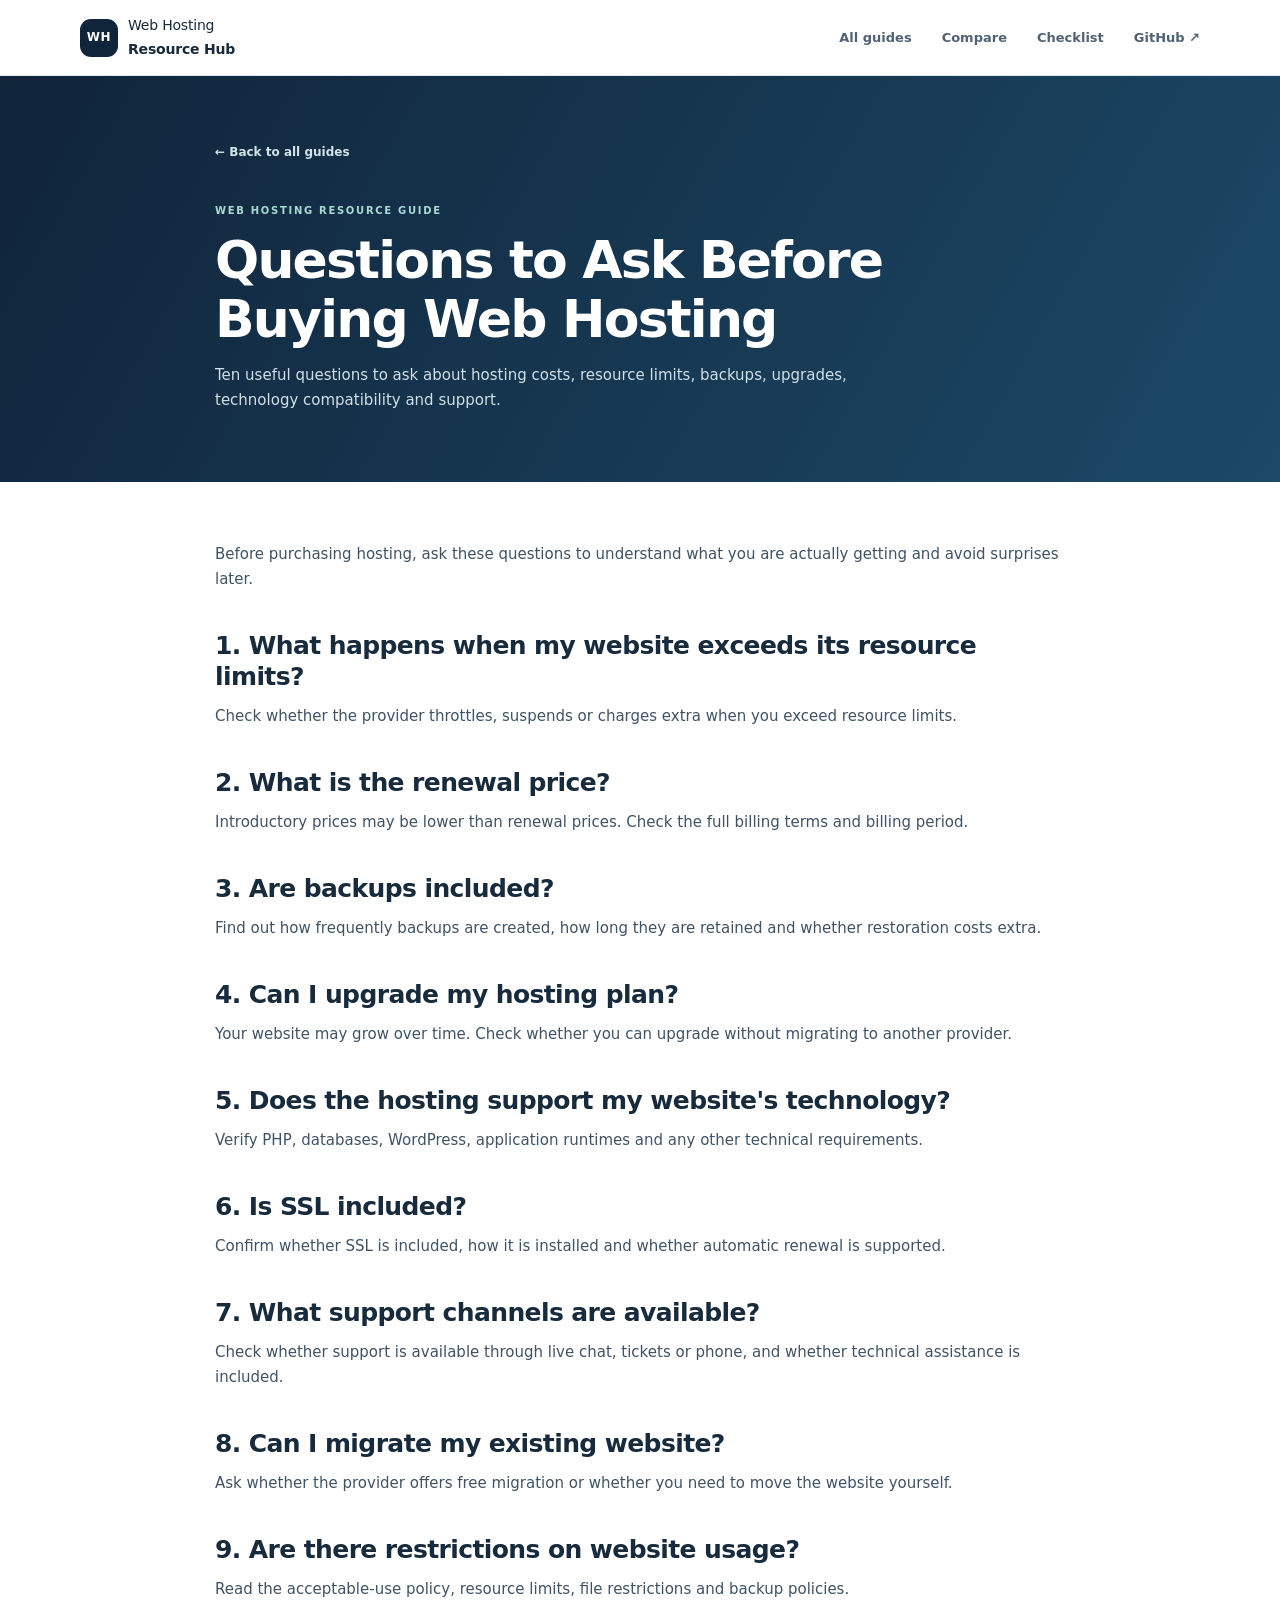
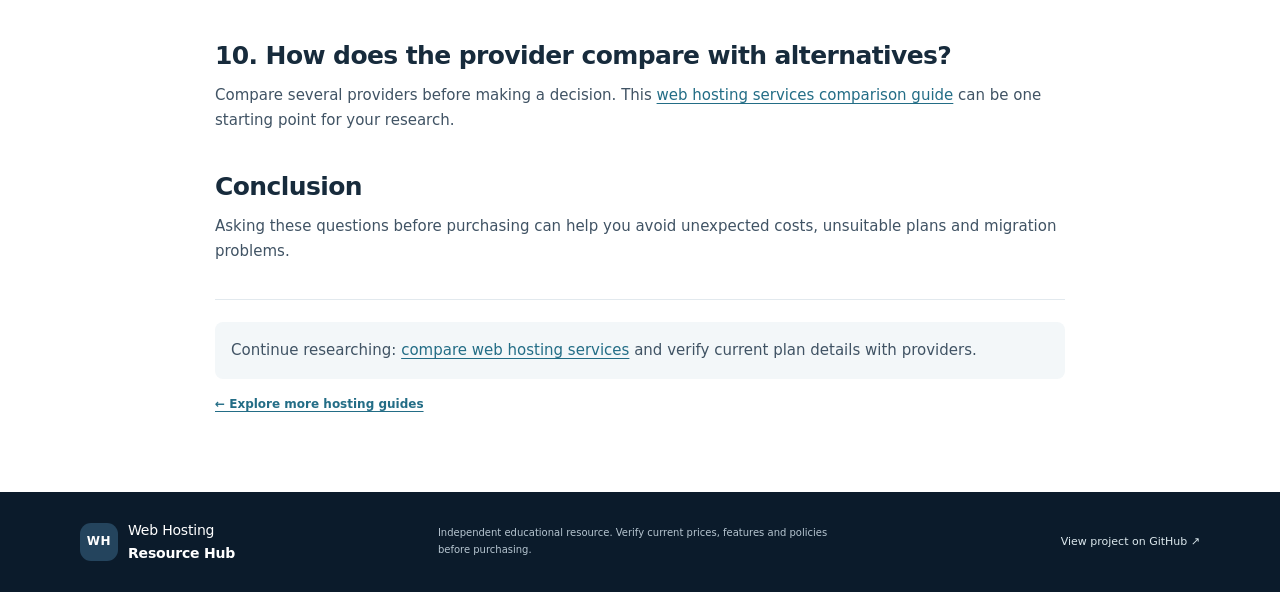
<file: guides/questions-to-ask-before-buying-hosting.html>
<!doctype html><html lang="en"><head><meta charset="utf-8"><meta name="viewport" content="width=device-width,initial-scale=1"><meta name="description" content="Ten useful questions to ask about hosting costs, resource limits, backups, upgrades, technology compatibility and support."><title>Questions to Ask Before Buying Web Hosting | Web Hosting Resource Hub</title><link rel="stylesheet" href="../styles.css"></head><body><header class="site-header"><div class="container nav-wrap"><a class="brand" href="../index.html"><span class="brand-mark">WH</span><span>Web Hosting <strong>Resource Hub</strong></span></a><nav aria-label="Main navigation"><a href="../index.html#guides">All guides</a><a href="../index.html#compare">Compare</a><a href="../index.html#checklist">Checklist</a><a href="https://github.com/bestfreewebhosting/choosing-the-right-web-hosting-resource" target="_blank" rel="noopener">GitHub ↗</a></nav></div></header><main><section class="article-hero"><div class="container"><a class="back-link" href="../index.html#guides">← Back to all guides</a><span class="eyebrow">WEB HOSTING RESOURCE GUIDE</span><h1>Questions to Ask Before Buying Web Hosting</h1><p>Ten useful questions to ask about hosting costs, resource limits, backups, upgrades, technology compatibility and support.</p></div></section><article class="container article-content"><p>Before purchasing hosting, ask these questions to understand what you are actually getting and avoid surprises later.</p><h2>1. What happens when my website exceeds its resource limits?</h2><p>Check whether the provider throttles, suspends or charges extra when you exceed resource limits.</p><h2>2. What is the renewal price?</h2><p>Introductory prices may be lower than renewal prices. Check the full billing terms and billing period.</p><h2>3. Are backups included?</h2><p>Find out how frequently backups are created, how long they are retained and whether restoration costs extra.</p><h2>4. Can I upgrade my hosting plan?</h2><p>Your website may grow over time. Check whether you can upgrade without migrating to another provider.</p><h2>5. Does the hosting support my website's technology?</h2><p>Verify PHP, databases, WordPress, application runtimes and any other technical requirements.</p><h2>6. Is SSL included?</h2><p>Confirm whether SSL is included, how it is installed and whether automatic renewal is supported.</p><h2>7. What support channels are available?</h2><p>Check whether support is available through live chat, tickets or phone, and whether technical assistance is included.</p><h2>8. Can I migrate my existing website?</h2><p>Ask whether the provider offers free migration or whether you need to move the website yourself.</p><h2>9. Are there restrictions on website usage?</h2><p>Read the acceptable-use policy, resource limits, file restrictions and backup policies.</p><h2>10. How does the provider compare with alternatives?</h2><p>Compare several providers before making a decision. This <a href="https://googiehost.com/blog/best-web-hosting-services/" target="_blank" rel="noopener">web hosting services comparison guide</a> can be one starting point for your research.</p><h2>Conclusion</h2><p>Asking these questions before purchasing can help you avoid unexpected costs, unsuitable plans and migration problems.</p><hr><p class="article-next">Continue researching: <a href="https://googiehost.com/blog/best-web-hosting-services/" target="_blank" rel="noopener">compare web hosting services</a> and verify current plan details with providers.</p><a class="back-link" href="../index.html#guides">← Explore more hosting guides</a></article></main><footer><div class="container footer-inner"><a class="brand footer-brand" href="../index.html"><span class="brand-mark">WH</span><span>Web Hosting <strong>Resource Hub</strong></span></a><p>Independent educational resource. Verify current prices, features and policies before purchasing.</p><a href="https://github.com/bestfreewebhosting/choosing-the-right-web-hosting-resource" target="_blank" rel="noopener">View project on GitHub ↗</a></div></footer></body></html>
</file>
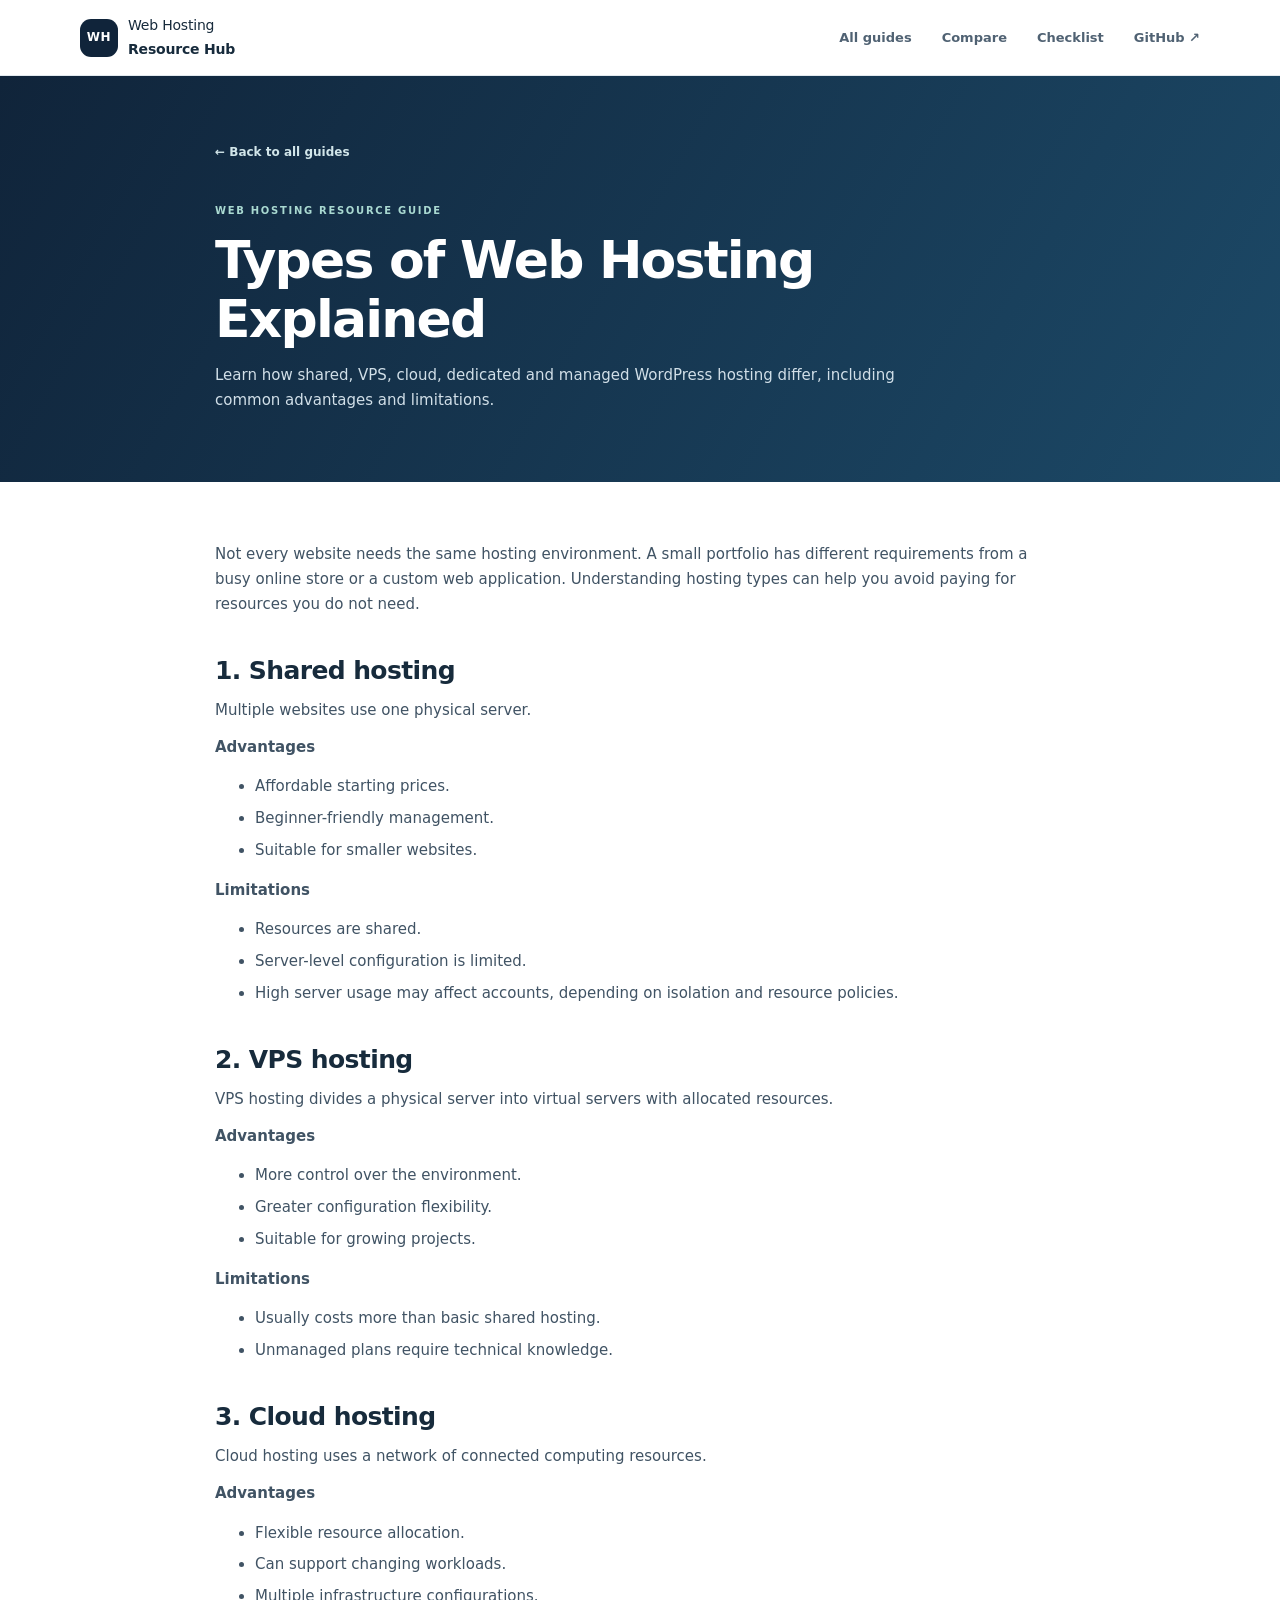
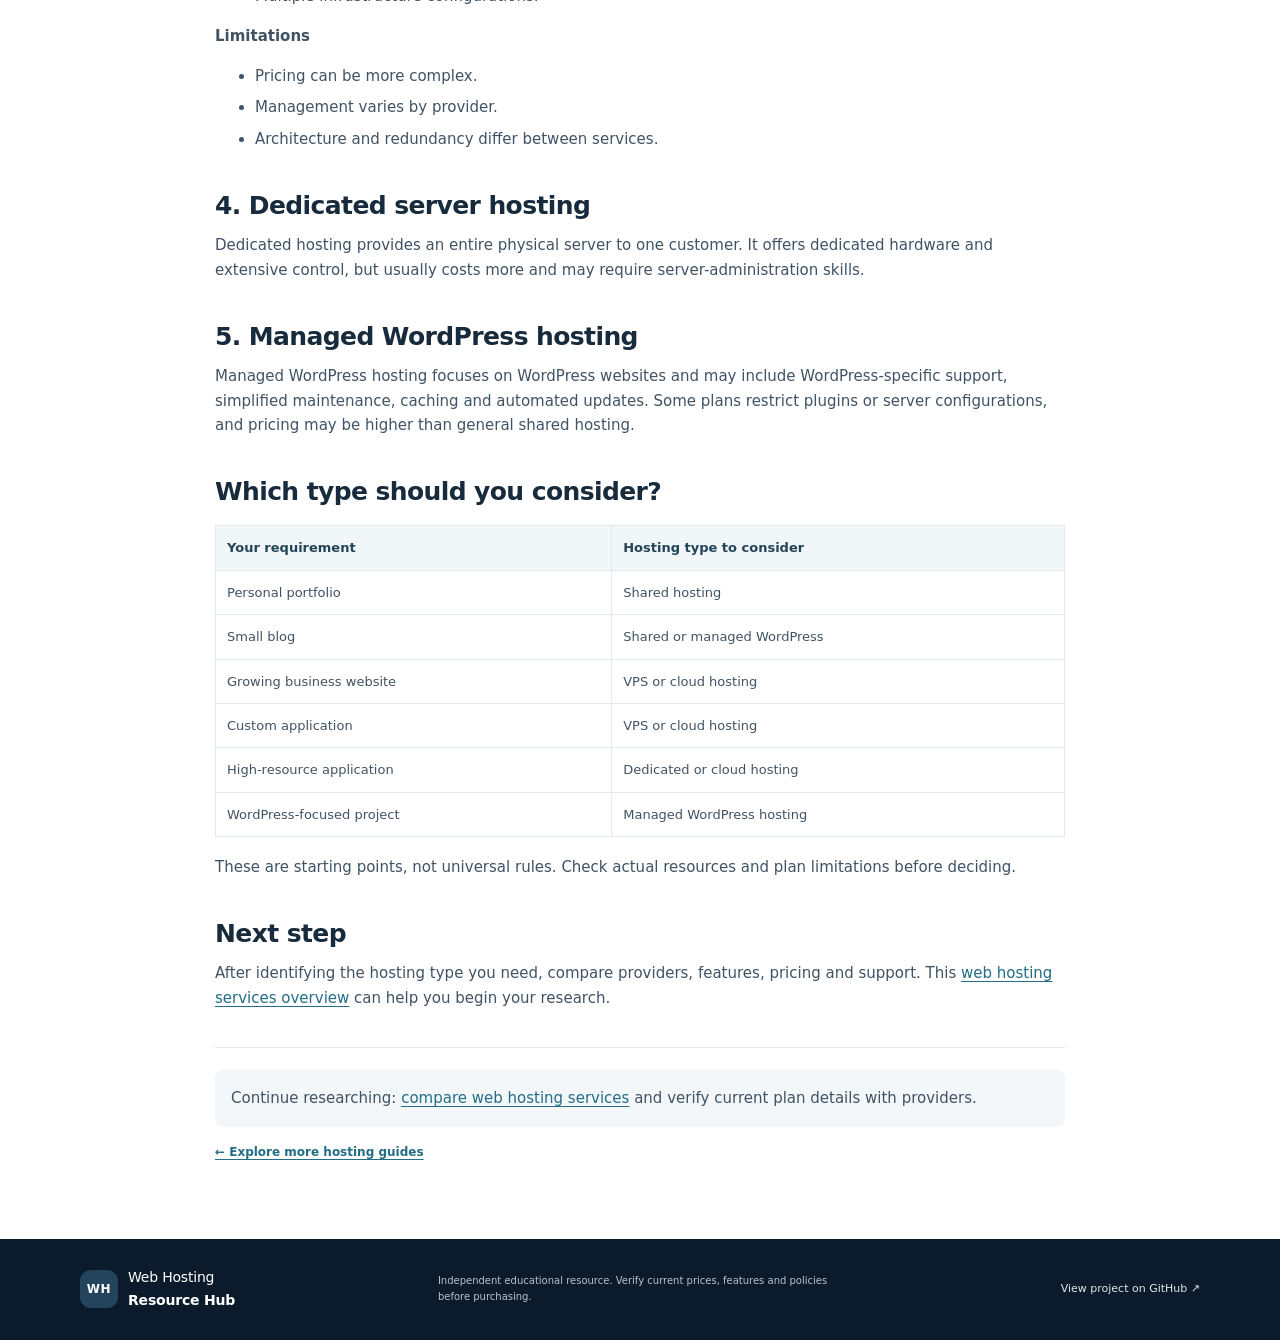
<file: guides/types-of-web-hosting-explained.html>
<!doctype html><html lang="en"><head><meta charset="utf-8"><meta name="viewport" content="width=device-width,initial-scale=1"><meta name="description" content="Learn how shared, VPS, cloud, dedicated and managed WordPress hosting differ, including common advantages and limitations."><title>Types of Web Hosting Explained | Web Hosting Resource Hub</title><link rel="stylesheet" href="../styles.css"></head><body><header class="site-header"><div class="container nav-wrap"><a class="brand" href="../index.html"><span class="brand-mark">WH</span><span>Web Hosting <strong>Resource Hub</strong></span></a><nav aria-label="Main navigation"><a href="../index.html#guides">All guides</a><a href="../index.html#compare">Compare</a><a href="../index.html#checklist">Checklist</a><a href="https://github.com/bestfreewebhosting/choosing-the-right-web-hosting-resource" target="_blank" rel="noopener">GitHub ↗</a></nav></div></header><main><section class="article-hero"><div class="container"><a class="back-link" href="../index.html#guides">← Back to all guides</a><span class="eyebrow">WEB HOSTING RESOURCE GUIDE</span><h1>Types of Web Hosting Explained</h1><p>Learn how shared, VPS, cloud, dedicated and managed WordPress hosting differ, including common advantages and limitations.</p></div></section><article class="container article-content"><p>Not every website needs the same hosting environment. A small portfolio has different requirements from a busy online store or a custom web application. Understanding hosting types can help you avoid paying for resources you do not need.</p><h2>1. Shared hosting</h2><p>Multiple websites use one physical server.</p><b>Advantages</b><ul><li>Affordable starting prices.</li><li>Beginner-friendly management.</li><li>Suitable for smaller websites.</li></ul><b>Limitations</b><ul><li>Resources are shared.</li><li>Server-level configuration is limited.</li><li>High server usage may affect accounts, depending on isolation and resource policies.</li></ul><h2>2. VPS hosting</h2><p>VPS hosting divides a physical server into virtual servers with allocated resources.</p><b>Advantages</b><ul><li>More control over the environment.</li><li>Greater configuration flexibility.</li><li>Suitable for growing projects.</li></ul><b>Limitations</b><ul><li>Usually costs more than basic shared hosting.</li><li>Unmanaged plans require technical knowledge.</li></ul><h2>3. Cloud hosting</h2><p>Cloud hosting uses a network of connected computing resources.</p><b>Advantages</b><ul><li>Flexible resource allocation.</li><li>Can support changing workloads.</li><li>Multiple infrastructure configurations.</li></ul><b>Limitations</b><ul><li>Pricing can be more complex.</li><li>Management varies by provider.</li><li>Architecture and redundancy differ between services.</li></ul><h2>4. Dedicated server hosting</h2><p>Dedicated hosting provides an entire physical server to one customer. It offers dedicated hardware and extensive control, but usually costs more and may require server-administration skills.</p><h2>5. Managed WordPress hosting</h2><p>Managed WordPress hosting focuses on WordPress websites and may include WordPress-specific support, simplified maintenance, caching and automated updates. Some plans restrict plugins or server configurations, and pricing may be higher than general shared hosting.</p><h2>Which type should you consider?</h2><table><tr><th>Your requirement</th><th>Hosting type to consider</th></tr><tr><td>Personal portfolio</td><td>Shared hosting</td></tr><tr><td>Small blog</td><td>Shared or managed WordPress</td></tr><tr><td>Growing business website</td><td>VPS or cloud hosting</td></tr><tr><td>Custom application</td><td>VPS or cloud hosting</td></tr><tr><td>High-resource application</td><td>Dedicated or cloud hosting</td></tr><tr><td>WordPress-focused project</td><td>Managed WordPress hosting</td></tr></table><p>These are starting points, not universal rules. Check actual resources and plan limitations before deciding.</p><h2>Next step</h2><p>After identifying the hosting type you need, compare providers, features, pricing and support. This <a href="https://googiehost.com/blog/best-web-hosting-services/" target="_blank" rel="noopener">web hosting services overview</a> can help you begin your research.</p><hr><p class="article-next">Continue researching: <a href="https://googiehost.com/blog/best-web-hosting-services/" target="_blank" rel="noopener">compare web hosting services</a> and verify current plan details with providers.</p><a class="back-link" href="../index.html#guides">← Explore more hosting guides</a></article></main><footer><div class="container footer-inner"><a class="brand footer-brand" href="../index.html"><span class="brand-mark">WH</span><span>Web Hosting <strong>Resource Hub</strong></span></a><p>Independent educational resource. Verify current prices, features and policies before purchasing.</p><a href="https://github.com/bestfreewebhosting/choosing-the-right-web-hosting-resource" target="_blank" rel="noopener">View project on GitHub ↗</a></div></footer></body></html>
</file>
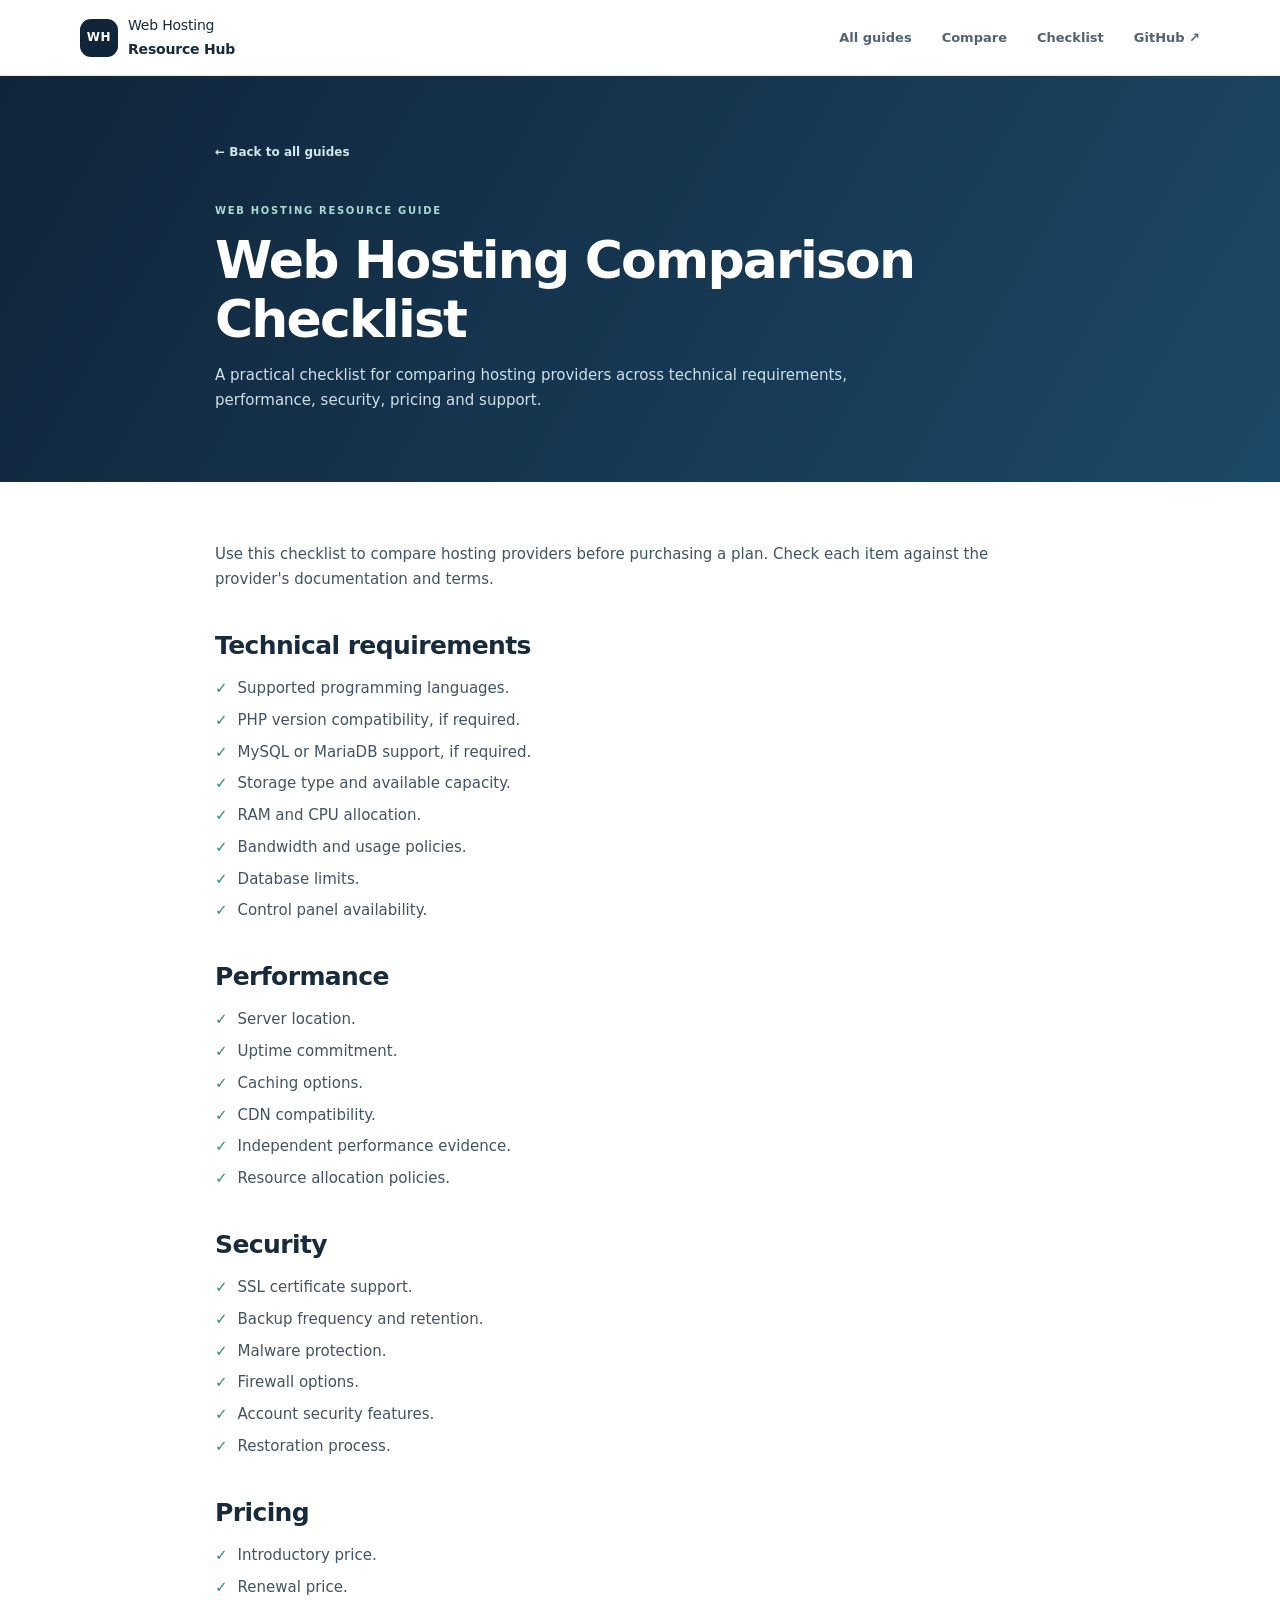
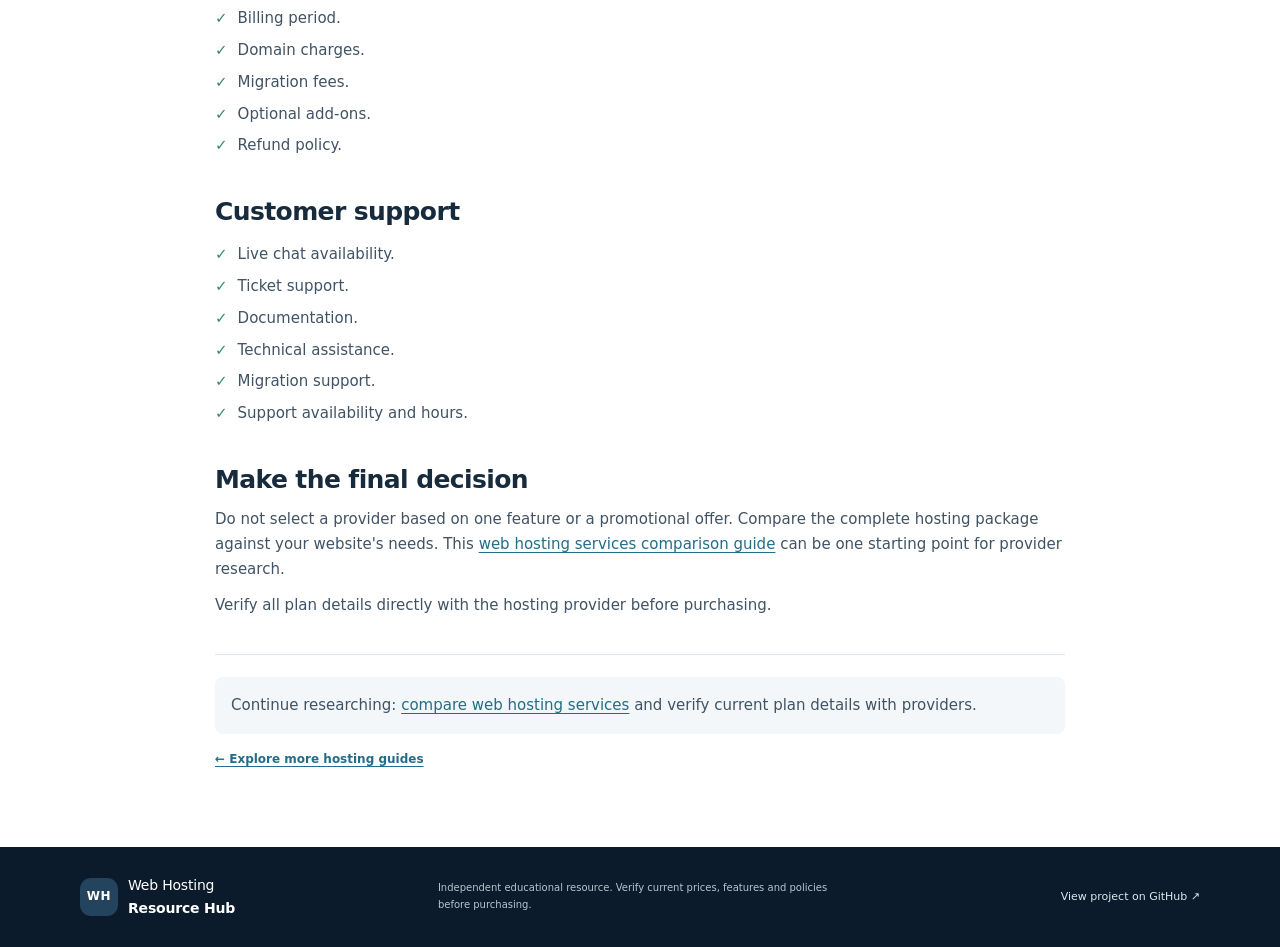
<file: guides/web-hosting-comparison-checklist.html>
<!doctype html><html lang="en"><head><meta charset="utf-8"><meta name="viewport" content="width=device-width,initial-scale=1"><meta name="description" content="A practical checklist for comparing hosting providers across technical requirements, performance, security, pricing and support."><title>Web Hosting Comparison Checklist | Web Hosting Resource Hub</title><link rel="stylesheet" href="../styles.css"></head><body><header class="site-header"><div class="container nav-wrap"><a class="brand" href="../index.html"><span class="brand-mark">WH</span><span>Web Hosting <strong>Resource Hub</strong></span></a><nav aria-label="Main navigation"><a href="../index.html#guides">All guides</a><a href="../index.html#compare">Compare</a><a href="../index.html#checklist">Checklist</a><a href="https://github.com/bestfreewebhosting/choosing-the-right-web-hosting-resource" target="_blank" rel="noopener">GitHub ↗</a></nav></div></header><main><section class="article-hero"><div class="container"><a class="back-link" href="../index.html#guides">← Back to all guides</a><span class="eyebrow">WEB HOSTING RESOURCE GUIDE</span><h1>Web Hosting Comparison Checklist</h1><p>A practical checklist for comparing hosting providers across technical requirements, performance, security, pricing and support.</p></div></section><article class="container article-content"><p>Use this checklist to compare hosting providers before purchasing a plan. Check each item against the provider's documentation and terms.</p><h2>Technical requirements</h2><ul class="ticks"><li>Supported programming languages.</li><li>PHP version compatibility, if required.</li><li>MySQL or MariaDB support, if required.</li><li>Storage type and available capacity.</li><li>RAM and CPU allocation.</li><li>Bandwidth and usage policies.</li><li>Database limits.</li><li>Control panel availability.</li></ul><h2>Performance</h2><ul class="ticks"><li>Server location.</li><li>Uptime commitment.</li><li>Caching options.</li><li>CDN compatibility.</li><li>Independent performance evidence.</li><li>Resource allocation policies.</li></ul><h2>Security</h2><ul class="ticks"><li>SSL certificate support.</li><li>Backup frequency and retention.</li><li>Malware protection.</li><li>Firewall options.</li><li>Account security features.</li><li>Restoration process.</li></ul><h2>Pricing</h2><ul class="ticks"><li>Introductory price.</li><li>Renewal price.</li><li>Billing period.</li><li>Domain charges.</li><li>Migration fees.</li><li>Optional add-ons.</li><li>Refund policy.</li></ul><h2>Customer support</h2><ul class="ticks"><li>Live chat availability.</li><li>Ticket support.</li><li>Documentation.</li><li>Technical assistance.</li><li>Migration support.</li><li>Support availability and hours.</li></ul><h2>Make the final decision</h2><p>Do not select a provider based on one feature or a promotional offer. Compare the complete hosting package against your website's needs. This <a href="https://googiehost.com/blog/best-web-hosting-services/" target="_blank" rel="noopener">web hosting services comparison guide</a> can be one starting point for provider research.</p><p>Verify all plan details directly with the hosting provider before purchasing.</p><hr><p class="article-next">Continue researching: <a href="https://googiehost.com/blog/best-web-hosting-services/" target="_blank" rel="noopener">compare web hosting services</a> and verify current plan details with providers.</p><a class="back-link" href="../index.html#guides">← Explore more hosting guides</a></article></main><footer><div class="container footer-inner"><a class="brand footer-brand" href="../index.html"><span class="brand-mark">WH</span><span>Web Hosting <strong>Resource Hub</strong></span></a><p>Independent educational resource. Verify current prices, features and policies before purchasing.</p><a href="https://github.com/bestfreewebhosting/choosing-the-right-web-hosting-resource" target="_blank" rel="noopener">View project on GitHub ↗</a></div></footer></body></html>
</file>
<file: styles.css>
:root{--navy:#10243a;--navy2:#183b58;--blue:#2d6d8f;--ink:#172b3c;--muted:#647586;--line:#e2e9ee;--paper:#f5f8fa;--white:#fff;--mint:#b8e6d4}*{box-sizing:border-box}html{scroll-behavior:smooth}body{margin:0;font-family:Inter,ui-sans-serif,system-ui,-apple-system,BlinkMacSystemFont,"Segoe UI",sans-serif;color:var(--ink);line-height:1.65;background:#fff}a{color:inherit;text-decoration:none}.container{width:min(1120px,calc(100% - 44px));margin:auto}.site-header{height:76px;background:#fff;border-bottom:1px solid var(--line);display:flex;align-items:center}.nav-wrap,.brand,.site-header nav,.hero-actions,.hero-note,.panel-item,.panel-top,.strip-grid,.section-heading,.compare-grid,.closing-inner,.footer-inner{display:flex;align-items:center}.nav-wrap{justify-content:space-between}.brand{gap:10px;font-size:14px;letter-spacing:-.2px}.brand strong{display:block;font-weight:750}.brand-mark{display:grid;place-items:center;width:38px;height:38px;border-radius:11px;background:var(--navy);color:white;font-size:12px;font-weight:800;letter-spacing:.5px}.site-header nav{gap:30px;font-size:13px;color:#506273;font-weight:600}.site-header nav a:hover,.footer-inner>a:last-child:hover{color:var(--blue)}.hero{background:radial-gradient(circle at 80% 20%,#285475 0,transparent 36%),linear-gradient(120deg,#10243a,#173d5b);color:white;padding:78px 0 74px}.hero-grid{display:grid;grid-template-columns:1.12fr .88fr;gap:64px;align-items:center}.eyebrow{font-size:10px;letter-spacing:1.7px;font-weight:800;color:#5b91a9}.hero .eyebrow,.closing-cta .eyebrow{color:#a9d9d1}.hero h1{font-size:clamp(42px,5.3vw,64px);line-height:1.08;letter-spacing:-2.7px;margin:18px 0 20px;max-width:620px}.hero h1 span{color:#a9d9d1}.hero-lead{font-size:16px;color:#d2dfe8;max-width:570px;line-height:1.8}.hero-actions{gap:24px;margin-top:30px;flex-wrap:wrap}.button{display:inline-flex;align-items:center;justify-content:center;padding:13px 19px;border-radius:7px;font-size:13px;font-weight:750;transition:transform .2s,background .2s}.button:hover{transform:translateY(-2px)}.button-light{background:white;color:var(--navy)}.button-dark{background:var(--navy);color:white}.text-link{font-size:13px;font-weight:700}.light-link{color:#e2edf2}.hero-note{gap:9px;margin-top:38px;color:#b9cbd7;font-size:11px}.dot{width:7px;height:7px;background:#9ed9c6;border-radius:50%}.hero-panel{padding:24px 25px;background:#fff;color:var(--ink);border:1px solid #ffffff35;border-radius:13px;box-shadow:0 22px 60px #07172755}.panel-top{justify-content:space-between;font-size:9px;letter-spacing:1.3px;font-weight:800;color:#738393;padding-bottom:15px;border-bottom:1px solid var(--line)}.panel-icon{font-size:19px;color:var(--blue)}.panel-item{gap:14px;padding:17px 0;border-bottom:1px solid #edf1f4}.panel-number{font-size:11px;color:#7e9bad;font-weight:800}.panel-item div{flex:1}.panel-item strong,.panel-item small{display:block}.panel-item strong{font-size:13px}.panel-item small{font-size:11px;color:var(--muted);margin-top:2px}.check{color:#398b70;font-weight:900}.panel-foot{font-size:10px;color:#758594;padding-top:15px}.trust-strip{border-bottom:1px solid var(--line);background:#fbfcfd}.strip-grid{min-height:62px;justify-content:space-between;color:#71808d;font-size:11px;font-weight:700}.strip-grid span:first-child{font-size:9px;letter-spacing:1.3px;color:#9aa7b1}.section{padding-top:82px;padding-bottom:82px}.section-heading{justify-content:space-between;gap:30px;margin-bottom:30px}.section-heading h2,.compare-grid h2,.closing-inner h2{font-size:34px;line-height:1.2;letter-spacing:-1.2px;margin:9px 0 0}.section-heading>p{max-width:350px;color:var(--muted);font-size:13px;margin:18px 0 0}.cards{display:grid;grid-template-columns:repeat(2,1fr);gap:17px}.resource-card{position:relative;display:block;padding:26px 27px 24px;border:1px solid var(--line);border-radius:10px;background:white;transition:border .2s,transform .2s,box-shadow .2s}.resource-card:hover{border-color:#9ab8c7;transform:translateY(-3px);box-shadow:0 12px 28px #19374b0c}.featured-card{background:#f2f7f8;border-color:#dce9eb}.card-icon{position:absolute;right:25px;top:22px;width:35px;height:35px;border-radius:9px;background:#e8f0f3;color:#2e7185;display:grid;place-items:center;font-size:17px}.card-tag{font-size:9px;letter-spacing:1.2px;color:#668b9a;font-weight:850}.resource-card h3{font-size:19px;letter-spacing:-.4px;margin:11px 45px 8px 0}.resource-card p{font-size:12px;color:var(--muted);max-width:430px;min-height:44px;margin:0 0 18px}.card-link{font-size:12px;color:#286982;font-weight:800}.compare-section{background:#f3f7f9;padding:76px 0}.compare-grid{display:grid;grid-template-columns:1fr .9fr;gap:90px}.compare-grid h2{max-width:450px;font-size:38px}.compare-grid p{max-width:490px;color:var(--muted);font-size:13px;margin:17px 0 25px}.compare-list{background:white;border:1px solid var(--line);border-radius:10px;padding:8px 24px}.compare-list>div{display:flex;gap:18px;align-items:center;padding:17px 0;border-bottom:1px solid var(--line)}.compare-list>div:last-child{border:0}.compare-list b{font-size:11px;color:#78a0ad}.compare-list strong,.compare-list small{display:block}.compare-list strong{font-size:13px}.compare-list small{font-size:11px;color:var(--muted);margin-top:2px}.checklist-section{padding-top:78px;padding-bottom:84px}.checklist-box{border:1px solid var(--line);border-radius:10px;padding:10px 25px;background:#fff}.checklist-box label{display:flex;align-items:center;gap:12px;padding:13px 0;border-bottom:1px solid #edf1f4;font-size:13px;color:#405364;cursor:pointer}.checklist-box input{width:16px;height:16px;accent-color:#347b70}.checklist-box input:checked+span{text-decoration:line-through}.checklist-note{font-size:11px;color:#7a8995;margin:16px 0 8px}.checklist-note a{color:#276d86;text-decoration:underline}.closing-cta{background:var(--navy);color:white;padding:53px 0}.closing-inner{justify-content:space-between;gap:35px}.closing-inner h2{font-size:29px}.closing-inner p{color:#c0d0db;font-size:12px;margin:8px 0 0}.closing-inner .button{flex-shrink:0}footer{background:#0b1b2b;color:#b6c5d0;padding:27px 0}.footer-inner{gap:25px;justify-content:space-between}.footer-brand{color:#fff;flex-shrink:0}.footer-brand .brand-mark{background:#24445d}.footer-inner p{font-size:10px;max-width:420px;margin:0}.footer-inner>a:last-child{font-size:11px;color:#dce8ed;flex-shrink:0}@media(max-width:760px){.site-header{height:auto;padding:15px 0}.nav-wrap{align-items:flex-start;gap:16px;flex-direction:column}.site-header nav{gap:18px;flex-wrap:wrap;font-size:12px}.hero{padding:55px 0}.hero-grid,.compare-grid{grid-template-columns:1fr;gap:35px}.hero h1{font-size:45px}.hero-panel{max-width:520px}.strip-grid{gap:14px;overflow:auto;white-space:nowrap}.strip-grid span:first-child{display:none}.section{padding-top:60px;padding-bottom:60px}.section-heading{align-items:flex-start;flex-direction:column;gap:4px}.section-heading h2,.compare-grid h2{font-size:30px}.cards{grid-template-columns:1fr}.resource-card p{min-height:0}.compare-grid{gap:28px}.closing-inner{align-items:flex-start;flex-direction:column}.footer-inner{align-items:flex-start;flex-direction:column;gap:14px}}@media(prefers-reduced-motion:reduce){html{scroll-behavior:auto}*{transition:none!important}}
.article-hero{background:linear-gradient(120deg,#10243a,#1c4967);color:#fff;padding:62px 0 55px}.article-hero .container{max-width:850px}.article-hero .eyebrow{display:block;margin-top:28px;color:#a9d9d1}.article-hero h1{font-size:clamp(36px,5vw,52px);line-height:1.12;letter-spacing:-1.8px;margin:12px 0}.article-hero p{max-width:700px;color:#d1dfe8;font-size:15px}.back-link{display:inline-block;color:#2c7188;font-size:12px;font-weight:750;margin:0 0 12px}.article-hero .back-link{color:#d1e5e9}.article-content{max-width:850px;padding-top:48px;padding-bottom:65px;font-size:15px;color:#405364}.article-content h2{font-size:25px;line-height:1.25;letter-spacing:-.6px;color:var(--ink);margin:38px 0 12px}.article-content h3{font-size:18px;color:var(--ink);margin:25px 0 8px}.article-content p{margin:12px 0}.article-content li{margin:7px 0}.article-content a{color:#236d86;text-decoration:underline;text-underline-offset:3px}.article-content table{width:100%;border-collapse:collapse;margin:18px 0;font-size:13px}.article-content th,.article-content td{border:1px solid var(--line);padding:11px;text-align:left;vertical-align:top}.article-content th{background:#f1f6f8;color:#234357}.article-content .ticks{list-style:none;padding:0}.article-content .ticks li:before{content:"✓";color:#398b70;font-weight:900;margin-right:10px}.article-content hr{border:0;border-top:1px solid var(--line);margin:36px 0 22px}.article-next{background:#f3f7f9;border-radius:8px;padding:16px}@media(max-width:760px){.article-hero{padding:45px 0}.article-content{padding-top:32px}.article-content table{font-size:11px}.article-content th,.article-content td{padding:7px}}
</file>
